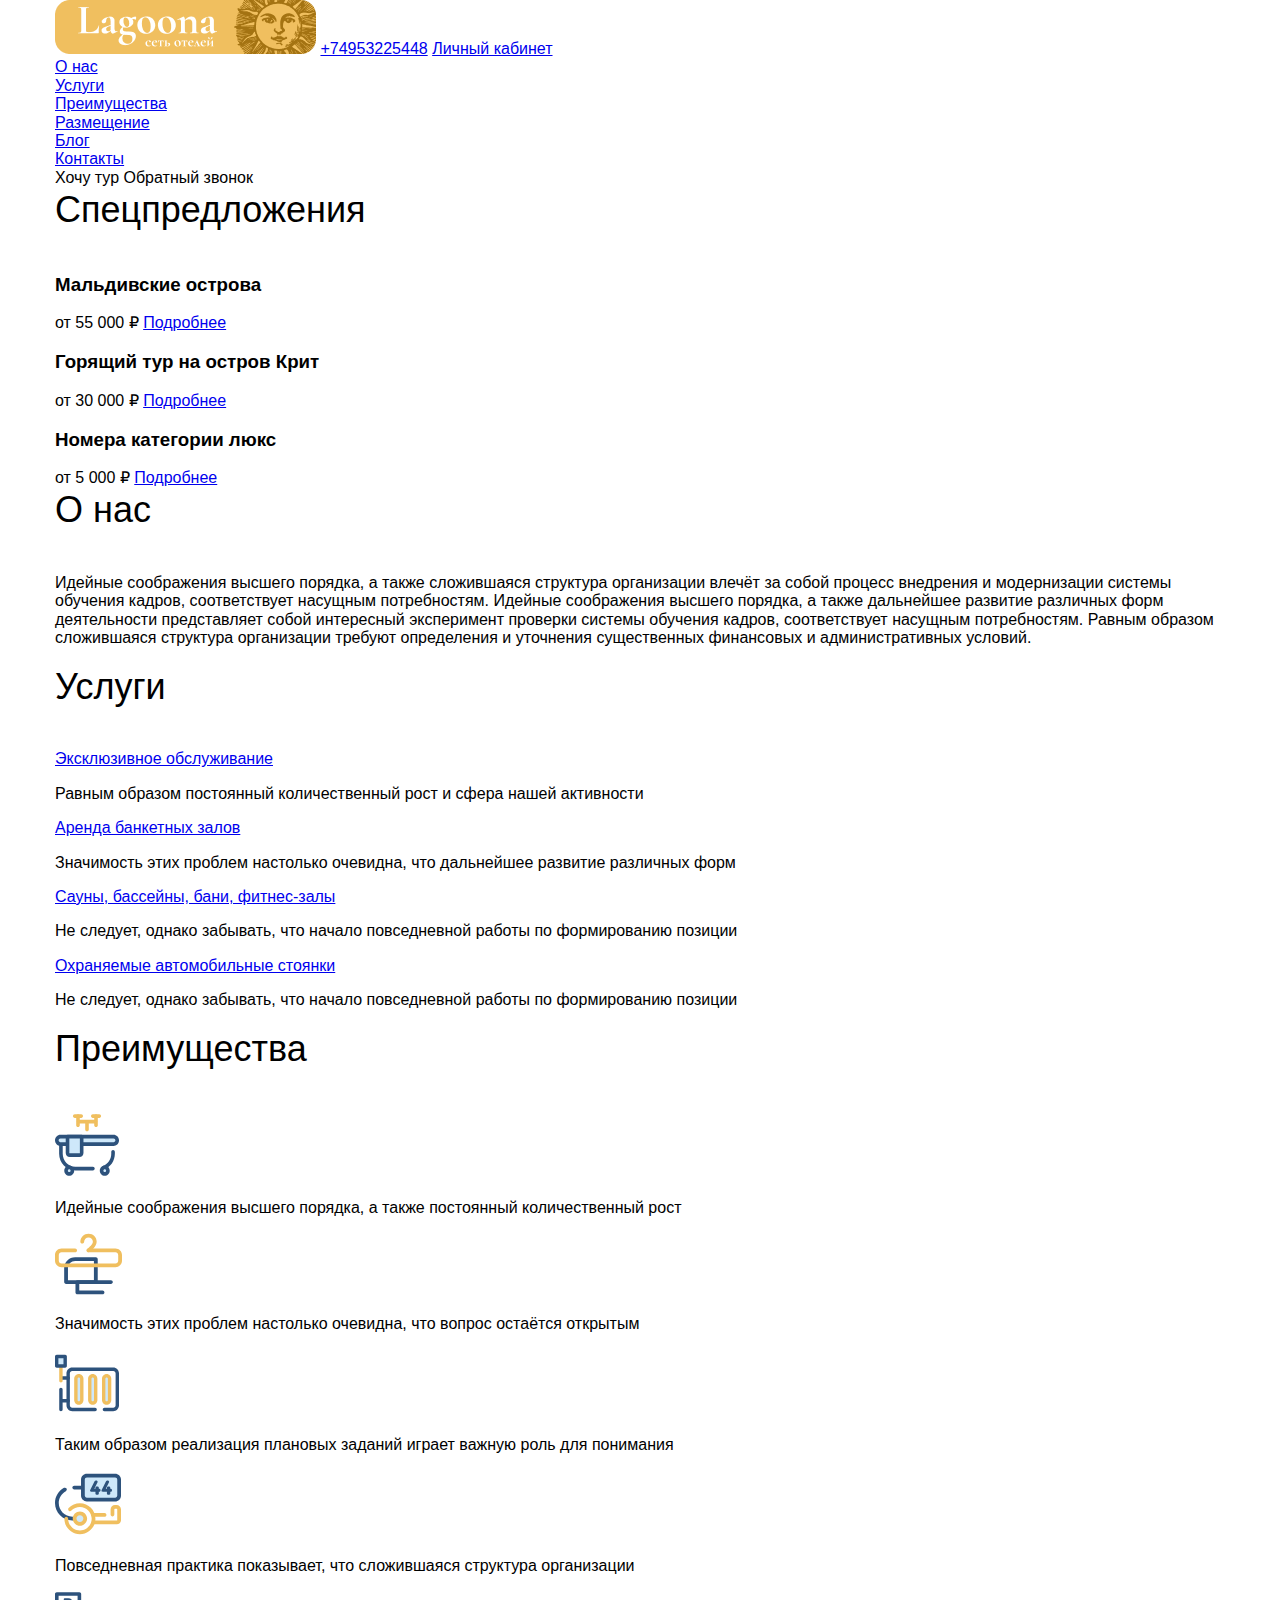
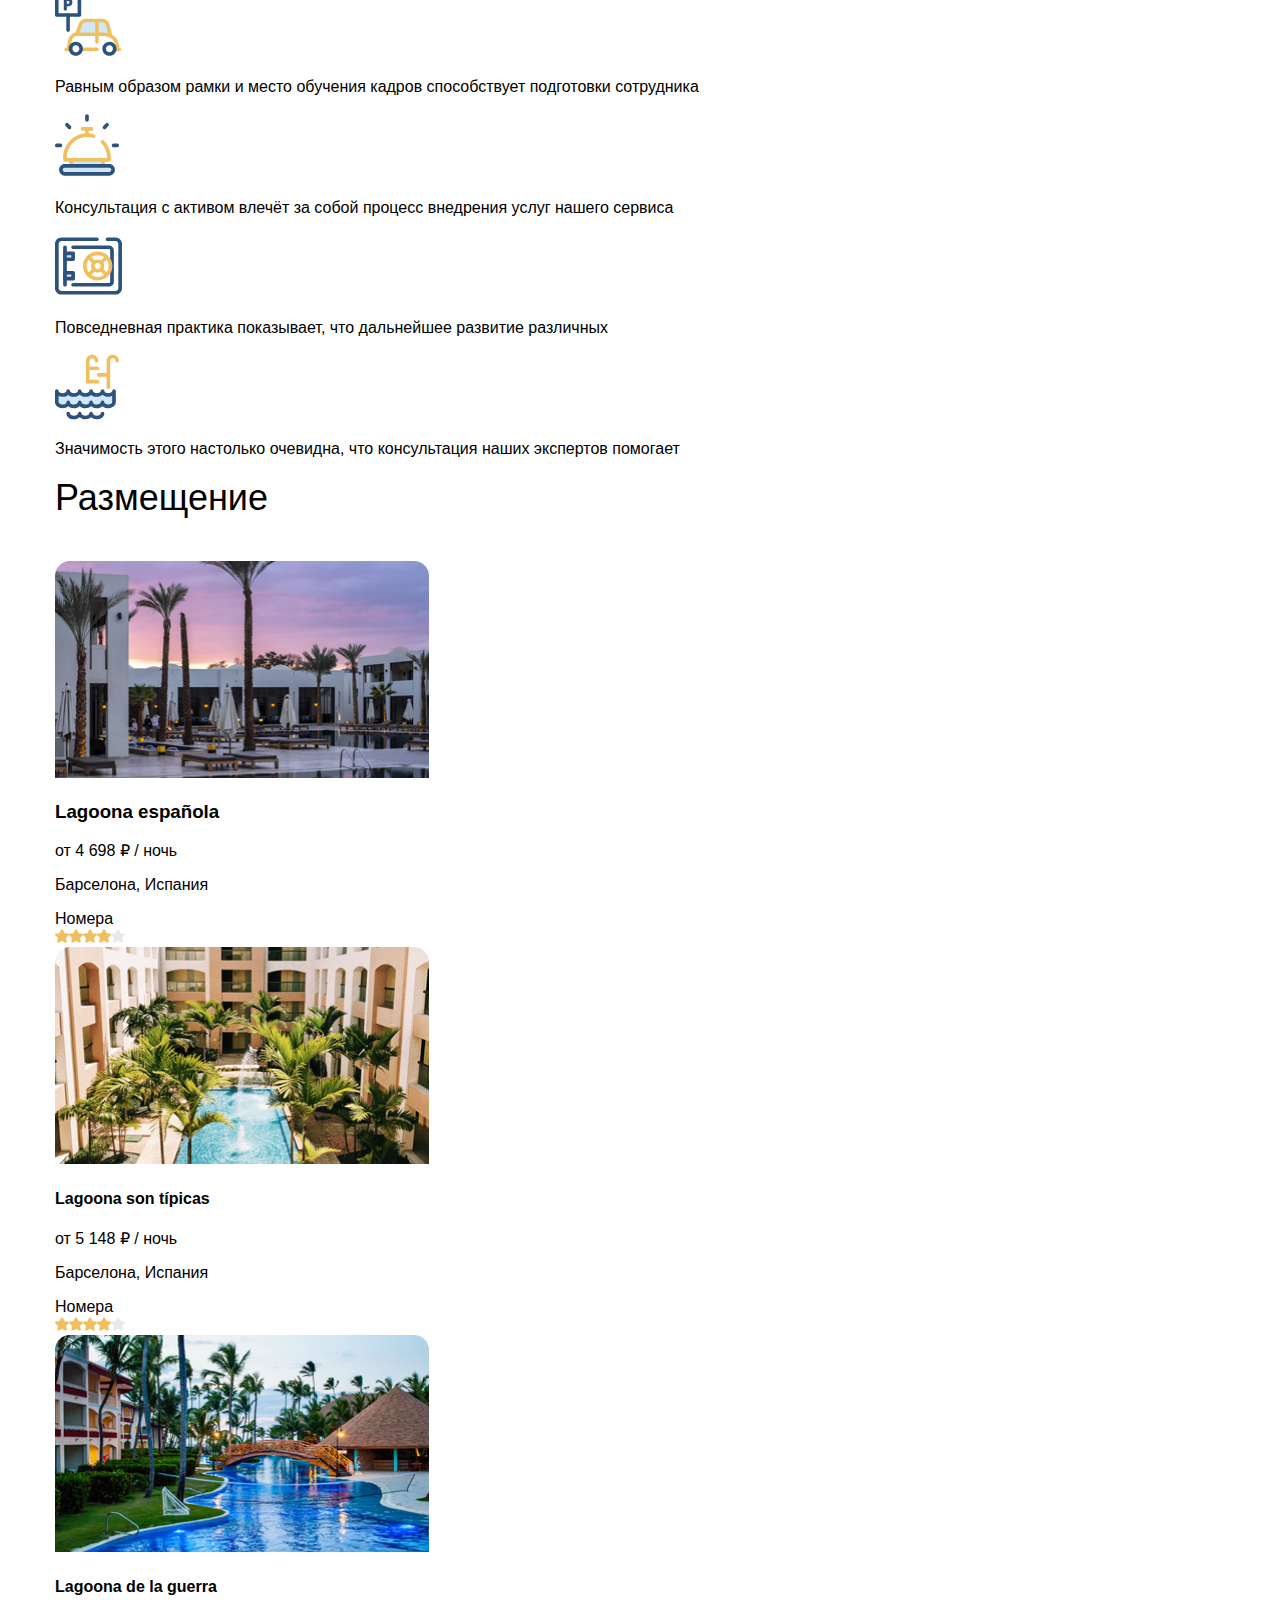
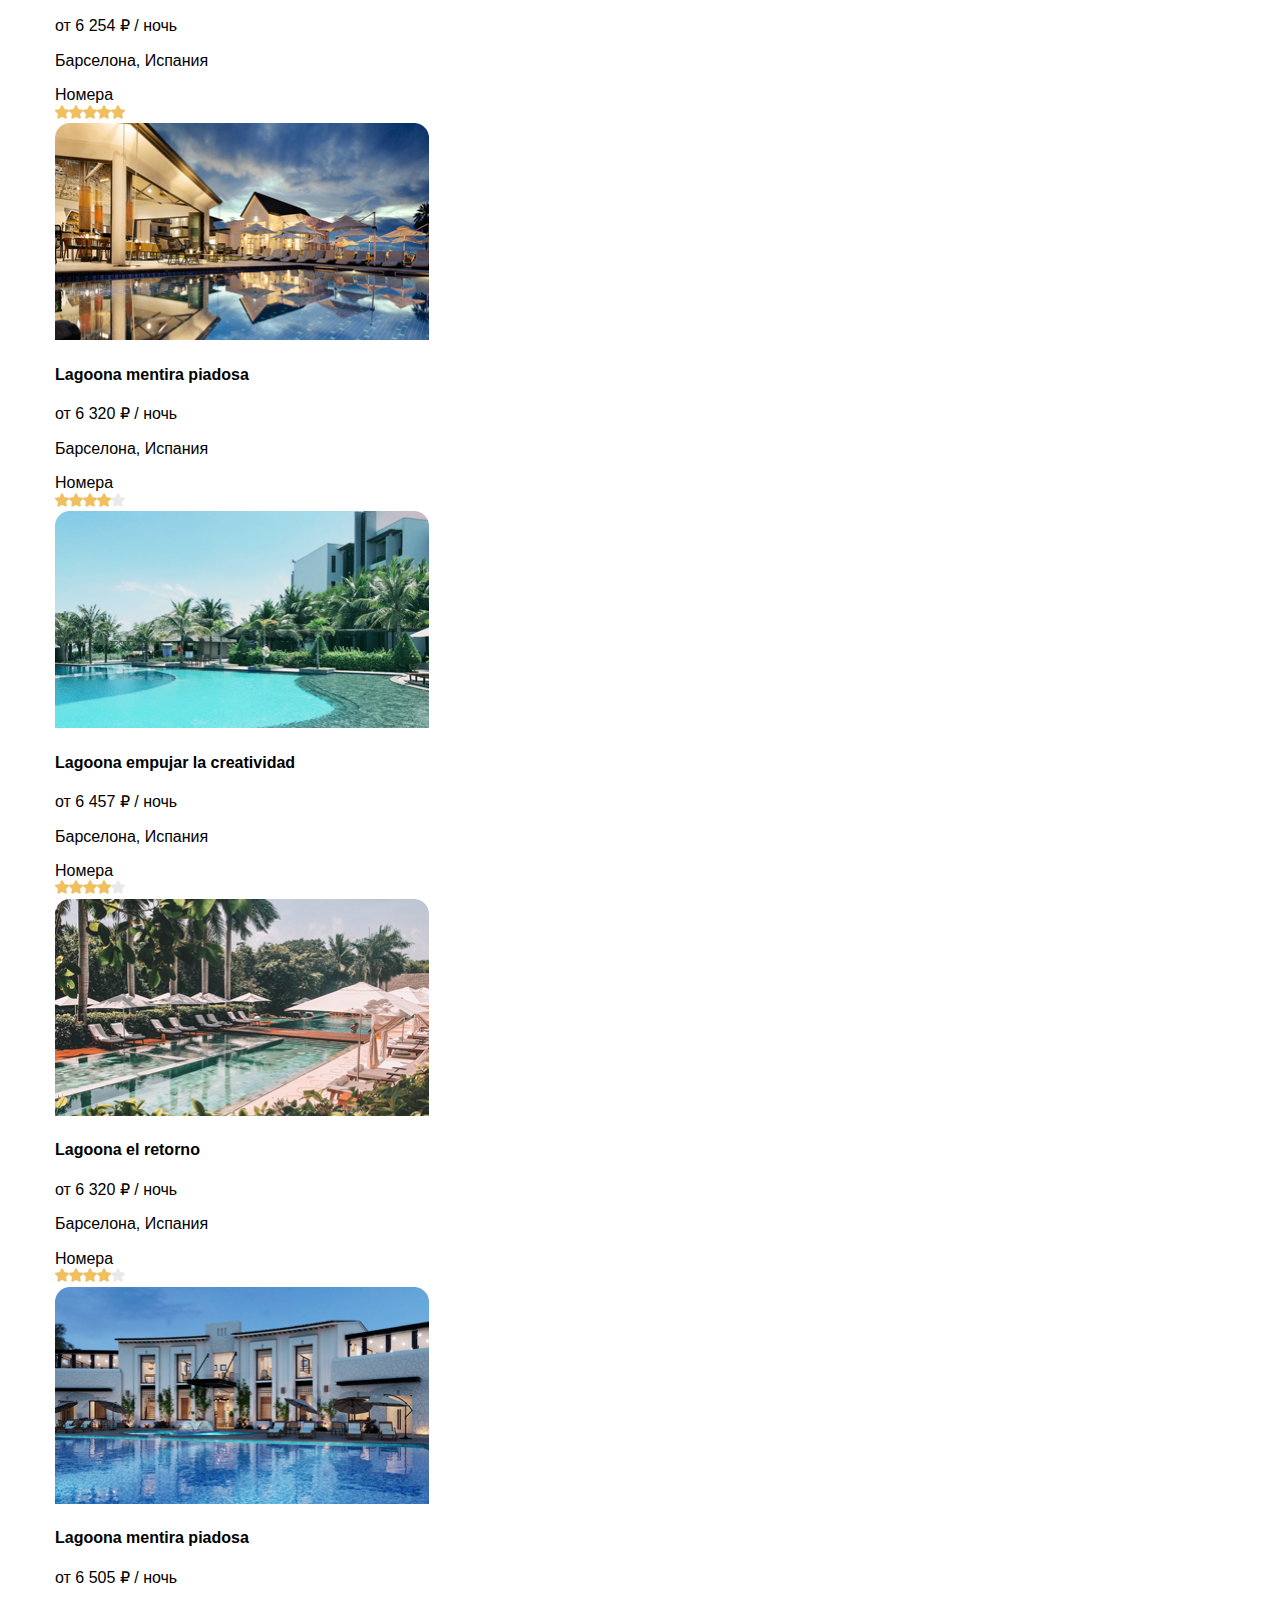
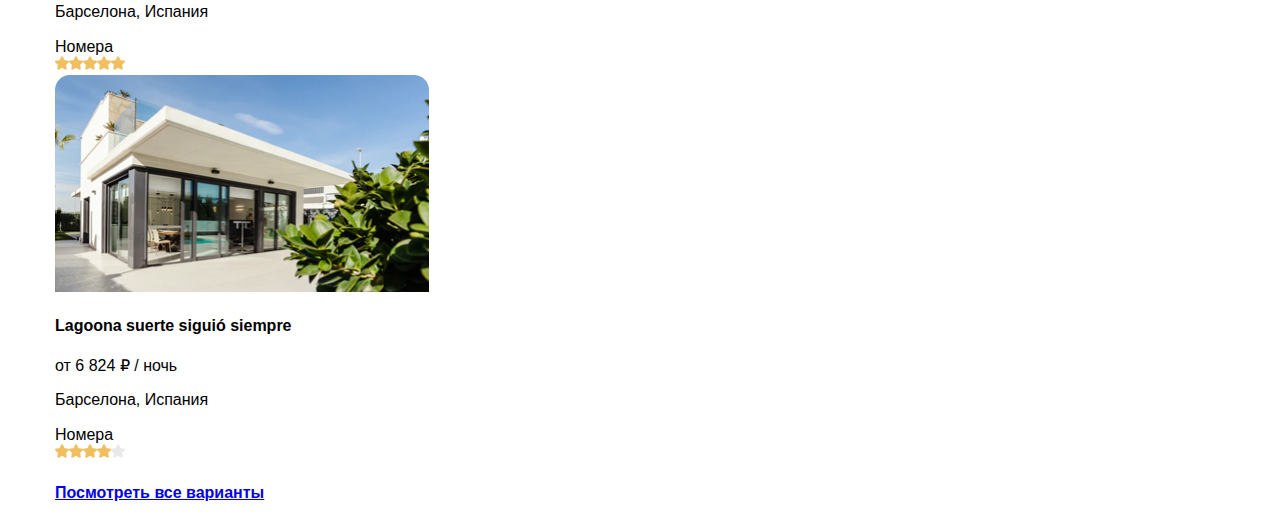
<file: Lagoona/index.html>
<!DOCTYPE html>
<html lang="ru">

<head>
  <meta charset="UTF-8">
  <meta name="viewport" content="width=device-width, initial-scale=1.0">
  <title>Lagoona</title>
  <link rel="stylesheet" href="css/normalize.css">
  <link rel="stylesheet" href="css/style.css">
</head>

<body>
  <header>
    <div class="container">
      <div class="top-header">
        <a href="index.html" class="link-logo"><img src="img/logo.png" alt="lagoona-logo" class="logo"></a>
        <a href="tel:+74953225448" class="telephone">+74953225448</a>
        <a href="#" class="personal-area-link">Личный кабинет</a>
      </div>
      <div class="bottom-header">
        <nav class="nav">
          <ul class="nav-list list-reset">
            <li class="nav-item">
              <a href="#section-aboutus" class="nav-link">О&nbsp;нас</a>
            </li>
            <li class="nav-item">
              <a href="#section-services" class="nav-link">Услуги</a>
            </li>
            <li class="nav-item">
              <a href="#section-advantages" class="nav-link">Преимущества</a>
            </li>
            <li class="nav-item">
              <a href="#section-accommodation" class="nav-link">Размещение</a>
            </li>
            <li class="nav-item"><a href="#" class="nav-link">Блог</a></li>
            <li class="nav-item">
              <a href="#section-contacts" class="nav-link">Контакты</a>
            </li>
          </ul>
        </nav>
        <button class="btn btn-reset">Хочу тур</button>
        <button class="btn btn-reset">Обратный звонок</button>
      </div>
    </div>
  </header>
  <main>
    <section id="section-offers" class="section-offers">
      <div class="container">
        <h2 class="section-title">Спецпредложения</h2>
        <ul class="offers-list list-reset">
          <li class="offer-item">
            <article class="offer">
              <h3 class="offer-title">Мальдивские острова</h3>
              <span class="price">от&nbsp;55&nbsp;000&nbsp;₽</span>
              <a href="#" class="more">Подробнее</a>
            </article>
          </li>
          <li class="offer-item">
            <article class="offer">
              <h3 class="offer-title">Горящий тур на&nbsp;остров Крит</h3>
              <span class="price">от&nbsp;30&nbsp;000&nbsp;₽</span>
              <a href="#" class="more">Подробнее</a>
            </article>
          </li>
          <li class="offer-item">
            <article class="offer">
              <h3 class="offer-title">Номера категории люкс</h3>
              <span class="price">от&nbsp;5&nbsp;000&nbsp;₽</span>
              <a href="#" class="more">Подробнее</a>
            </article>
          </li>
        </ul>
      </div>
    </section>
    <section id="section-aboutus" class="section-aboutus">
      <div class="container">
        <h2 class="section-title">О&nbsp;нас</h2>
        <p class="aboutus-text">
          Идейные соображения высшего порядка, а&nbsp;также сложившаяся
          структура организации влечёт за&nbsp;собой процесс внедрения
          и&nbsp;модернизации системы обучения кадров, соответствует насущным
          потребностям. Идейные соображения высшего порядка, а&nbsp;также
          дальнейшее развитие различных форм деятельности представляет собой
          интересный эксперимент проверки системы обучения кадров,
          соответствует насущным потребностям. Равным образом сложившаяся
          структура организации требуют определения и&nbsp;уточнения
          существенных финансовых и&nbsp;административных условий.
        </p>
      </div>
    </section>
    <section id="section-services" class="section-services">
      <div class="container">
        <h2 class="section-title">Услуги</h2>
        <ul class="services-list list-reset">
          <li class="service-item">
            <a href="#" class="services-link">Эксклюзивное обслуживание</a>
            <p class="services-text">
              Равным образом постоянный количественный рост и&nbsp;сфера нашей
              активности
            </p>
          </li>
          <li class="service-item">
            <a href="#" class="services-link">Аренда банкетных залов</a>
            <p class="services-text">
              Значимость этих проблем настолько очевидна, что дальнейшее
              развитие различных форм
            </p>
          </li>
          <li class="service-item">

            <a href="#" class="services-link">Сауны, бассейны, бани, фитнес-залы</a>
            <p class="services-text">
              Не&nbsp;следует, однако забывать, что начало повседневной работы
              по&nbsp;формированию позиции
            </p>
          </li>
          <li class="service-item">
            <a href="#" class="services-link">Охраняемые автомобильные стоянки</a>
            <p class="services-text">
              Не&nbsp;следует, однако забывать, что начало повседневной работы
              по&nbsp;формированию позиции
            </p>
          </li>
        </ul>
      </div>
    </section>
    <section id="section-advantages" class="section-advantages">
      <div class="container">
        <h2 class="section-title">Преимущества</h2>
        <ul class="advantages-list list-reset">
          <li class="advantage-item">
            <svg class="advantage-icon" width="64" height="66" viewBox="0 0 64 66" fill="none"
              xmlns="http://www.w3.org/2000/svg">
              <g clip-path="url(#clip0_370726_458)">
                <path
                  d="M37.95 58.4074H20.2875C11.375 58.4074 4.125 50.9308 4.125 41.7398V25.9359C4.125 24.9047 4.9375 24.0797 5.925 24.0797C6.9125 24.0797 7.725 24.9176 7.725 25.9359V41.7527C7.725 48.8941 13.35 54.6949 20.275 54.6949H37.9375C38.9375 54.6949 39.7375 55.5328 39.7375 56.5512C39.75 57.5824 38.95 58.4074 37.95 58.4074Z"
                  fill="#2D527C" />
                <path
                  d="M48.4625 57.5824C47.7125 57.5824 47.025 57.1055 46.7625 56.332C46.4375 55.3652 46.925 54.3082 47.8625 53.9601C52.8875 52.1426 56.2625 47.2312 56.2625 41.7398V39.8707C56.2625 38.8394 57.075 38.0144 58.0625 38.0144C59.05 38.0144 59.8625 38.8523 59.8625 39.8707V41.7398C59.8625 48.8039 55.525 55.1332 49.05 57.4664C48.8625 57.5437 48.6625 57.5824 48.4625 57.5824Z"
                  fill="#2D527C" />
                <path
                  d="M58.5875 32.0719H5.4125C3.425 32.0719 1.8125 30.409 1.8125 28.3594C1.8125 26.3098 3.425 24.6469 5.4125 24.6469H58.6C60.5875 24.6469 62.2 26.3098 62.2 28.3594C62.2 30.409 60.5875 32.0719 58.5875 32.0719Z"
                  fill="#CEE8FA" />
                <path
                  d="M58.5875 33.9281H5.4125C2.425 33.9281 0 31.4274 0 28.3465C0 25.2656 2.425 22.7649 5.4125 22.7649H58.6C61.5875 22.7649 64.0125 25.2656 64.0125 28.3465C64.0125 31.4274 61.575 33.9281 58.5875 33.9281ZM5.4125 26.4903C4.4125 26.4903 3.6125 27.3281 3.6125 28.3465C3.6125 29.3649 4.425 30.2027 5.4125 30.2027H58.6C59.6 30.2027 60.4 29.3649 60.4 28.3465C60.4 27.3281 59.5875 26.4903 58.6 26.4903H5.4125Z"
                  fill="#2D527C" />
                <path
                  d="M14.2375 61.9008C15.9772 61.9008 17.3875 60.4464 17.3875 58.6523C17.3875 56.8582 15.9772 55.4039 14.2375 55.4039C12.4978 55.4039 11.0875 56.8582 11.0875 58.6523C11.0875 60.4464 12.4978 61.9008 14.2375 61.9008Z"
                  fill="#CEE8FA" />
                <path
                  d="M14.2375 63.7699C11.5 63.7699 9.27502 61.4754 9.27502 58.6523C9.27502 55.8293 11.5 53.5347 14.2375 53.5347C16.975 53.5347 19.2 55.8293 19.2 58.6523C19.2 61.4754 16.975 63.7699 14.2375 63.7699ZM14.2375 57.2601C13.4875 57.2601 12.8875 57.8918 12.8875 58.6523C12.8875 59.4129 13.5 60.0445 14.2375 60.0445C14.975 60.0445 15.5875 59.4129 15.5875 58.6523C15.5875 57.8918 14.9875 57.2601 14.2375 57.2601Z"
                  fill="#2D527C" />
                <path
                  d="M49.7626 61.9008C51.5023 61.9008 52.9126 60.4464 52.9126 58.6523C52.9126 56.8582 51.5023 55.4039 49.7626 55.4039C48.0229 55.4039 46.6125 56.8582 46.6125 58.6523C46.6125 60.4464 48.0229 61.9008 49.7626 61.9008Z"
                  fill="#CEE8FA" />
                <path
                  d="M49.7626 63.7699C47.0251 63.7699 44.8 61.4754 44.8 58.6523C44.8 55.8293 47.0251 53.5347 49.7626 53.5347C52.5001 53.5347 54.7251 55.8293 54.7251 58.6523C54.7251 61.4754 52.4876 63.7699 49.7626 63.7699ZM49.7626 57.2601C49.0126 57.2601 48.4126 57.8918 48.4126 58.6523C48.4126 59.4129 49.0251 60.0445 49.7626 60.0445C50.5001 60.0445 51.1126 59.4129 51.1126 58.6523C51.1126 57.8918 50.5001 57.2601 49.7626 57.2601Z"
                  fill="#2D527C" />
                <path
                  d="M40.425 11.434H23.575C22.575 11.434 21.775 10.5961 21.775 9.57773C21.775 8.55937 22.5875 7.72148 23.575 7.72148H40.4375C41.4375 7.72148 42.2375 8.55937 42.2375 9.57773C42.2375 10.5961 41.425 11.434 40.425 11.434Z"
                  fill="#F0BF5F" />
                <path
                  d="M41.0125 15.0562C40.0125 15.0562 39.2125 14.2183 39.2125 13.2V4.08631C39.2125 3.05506 40.025 2.23006 41.0125 2.23006C42 2.23006 42.8125 3.06795 42.8125 4.08631V13.2C42.8125 14.2312 42.0125 15.0562 41.0125 15.0562Z"
                  fill="#F0BF5F" />
                <path
                  d="M44.2625 5.95562H37.775C36.775 5.95562 35.975 5.11773 35.975 4.09937C35.975 3.08101 36.7875 2.24312 37.775 2.24312H44.2625C45.2625 2.24312 46.0625 3.08101 46.0625 4.09937C46.0625 5.11773 45.25 5.95562 44.2625 5.95562Z"
                  fill="#F0BF5F" />
                <path
                  d="M22.9875 15.0562C21.9875 15.0562 21.1875 14.2183 21.1875 13.2V4.08631C21.1875 3.05506 22 2.23006 22.9875 2.23006C23.975 2.23006 24.7875 3.06795 24.7875 4.08631V13.2C24.7875 14.2312 23.9875 15.0562 22.9875 15.0562Z"
                  fill="#F0BF5F" />
                <path
                  d="M26.225 5.95748H19.7375C18.7375 5.95748 17.9375 5.11959 17.9375 4.10123C17.9375 3.08287 18.75 2.24498 19.7375 2.24498H26.225C27.225 2.24498 28.025 3.08287 28.025 4.10123C28.025 5.11959 27.225 5.95748 26.225 5.95748Z"
                  fill="#F0BF5F" />
                <path
                  d="M32 19.3359C31 19.3359 30.2 18.498 30.2 17.4797V9.75818C30.2 8.72693 31.0125 7.90193 32 7.90193C32.9875 7.90193 33.7999 8.73982 33.7999 9.75818V17.4797C33.7999 18.498 33 19.3359 32 19.3359Z"
                  fill="#F0BF5F" />
                <path
                  d="M24.4625 43.1578H14.75C13.525 43.1578 12.525 42.1266 12.525 40.8633V24.6211H26.675V40.8633C26.675 42.1395 25.6875 43.1578 24.4625 43.1578Z"
                  fill="#CEE8FA" />
                <path
                  d="M24.4625 45.027H14.75C12.5375 45.027 10.725 43.1707 10.725 40.8762V24.634C10.725 23.6028 11.5375 22.7778 12.525 22.7778H26.675C27.675 22.7778 28.475 23.6156 28.475 24.634V40.8762C28.4875 43.1578 26.675 45.027 24.4625 45.027ZM14.3375 26.4903V40.8762C14.3375 41.1082 14.525 41.3016 14.75 41.3016H24.4625C24.6875 41.3016 24.875 41.1082 24.875 40.8762V26.4903H14.3375Z"
                  fill="#2D527C" />
              </g>
              <defs>
                <clipPath id="clip0_370726_458">
                  <rect width="64" height="66" fill="white" />
                </clipPath>
              </defs>
            </svg>

            <p class="advantages-text">
              Идейные соображения высшего порядка, а&nbsp;также постоянный
              количественный рост
            </p>
          </li>
          <li class="advantage-item">
            <svg class="advantage-icon" width="67" height="62" viewBox="0 0 67 62" fill="none"
              xmlns="http://www.w3.org/2000/svg">
              <path
                d="M40.8281 50.9437H11.0707C10.0238 50.9437 9.17322 50.1058 9.17322 49.0746V35.0625C9.17322 29.0812 14.1197 24.2086 20.1916 24.2086H40.8281C41.875 24.2086 42.7256 25.0465 42.7256 26.0777V49.0746C42.7256 50.1058 41.875 50.9437 40.8281 50.9437ZM12.9681 47.2054H38.9176V27.9597H20.1785C16.2004 27.9597 12.9681 31.1437 12.9681 35.0625V47.2054Z"
                fill="#2D527C" />
              <path
                d="M60.4439 34.2633H6.55605C2.94434 34.2633 0 31.3629 0 27.7922V21.9785C0 18.4207 2.94434 15.5203 6.55605 15.5203H20.1262C21.173 15.5203 22.0236 16.3582 22.0236 17.3894C22.0236 18.4207 21.173 19.2586 20.1262 19.2586H6.55605C5.03809 19.2586 3.79492 20.4832 3.79492 21.9785V27.7922C3.79492 29.2875 5.03809 30.5121 6.55605 30.5121H60.4309C61.9488 30.5121 63.192 29.2875 63.192 27.7922V21.9785C63.192 20.4832 61.9488 19.2586 60.4309 19.2586H33.5C32.4531 19.2586 31.6025 18.4207 31.6025 17.3894C31.6025 16.3582 32.4531 15.5203 33.5 15.5203H60.4439C64.0557 15.5203 67 18.4207 67 21.9785V27.7922C67 31.3629 64.0557 34.2633 60.4439 34.2633Z"
                fill="#F0BF5F" />
              <path
                d="M33.5 19.1555C32.9111 19.1555 32.3484 18.8977 31.9689 18.3949C31.3408 17.557 31.524 16.384 32.3615 15.7781C34.1543 14.4633 37.8707 11.0086 37.8707 8.70117C37.8707 6.20039 36.0256 4.3957 33.5 4.3957C31.0922 4.3957 29.1293 6.3293 29.1293 8.70117C29.1293 9.73242 28.2787 10.5703 27.2318 10.5703C26.1849 10.5703 25.3344 9.73242 25.3344 8.70117V8.53359C25.3344 8.48203 25.3343 8.43047 25.3474 8.37891C25.5045 4.07344 29.1031 0.644531 33.5 0.644531C38.1586 0.644531 41.6787 4.11211 41.6787 8.70117C41.6787 13.5223 35.3582 18.266 34.6254 18.7945C34.2851 19.0395 33.8926 19.1555 33.5 19.1555Z"
                fill="#F0BF5F" />
              <path
                d="M47.5412 61.2562H22.377C21.3301 61.2562 20.4795 60.4183 20.4795 59.3871V49.0875C20.4795 48.0562 21.3301 47.2183 22.377 47.2183H55.9424C56.9893 47.2183 57.8398 48.0562 57.8398 49.0875C57.8398 50.1187 56.9893 50.9566 55.9424 50.9566H24.2744V57.5179H47.5412C48.5881 57.5179 49.4387 58.3558 49.4387 59.3871C49.4387 60.4183 48.5881 61.2562 47.5412 61.2562Z"
                fill="#2D527C" />
            </svg>
            <p class="advantages-text">
              Значимость этих проблем настолько очевидна, что вопрос остаётся
              открытым
            </p>
          </li>
          <li class="advantage-item">
            <svg class="advantage-icon" width="64" height="66" viewBox="0 0 64 66" fill="none"
              xmlns="http://www.w3.org/2000/svg">
              <path
                d="M58.2375 61.2692H49.4375C48.5 61.2692 47.7375 60.4828 47.7375 59.516C47.7375 58.5492 48.5 57.7629 49.4375 57.7629H58.2375C59.55 57.7629 60.6125 56.6672 60.6125 55.3137V23.4867C60.6125 22.1332 59.55 21.0375 58.2375 21.0375H17.2375C15.925 21.0375 14.8625 22.1332 14.8625 23.4867V55.3395C14.8625 56.693 15.925 57.7887 17.2375 57.7887H40.1125C41.05 57.7887 41.8125 58.575 41.8125 59.5418C41.8125 60.5086 41.05 61.2949 40.1125 61.2949H17.2375C14.0625 61.2949 11.475 58.6266 11.475 55.3524V23.4867C11.475 20.2125 14.0625 17.5442 17.2375 17.5442H58.2375C61.4125 17.5442 64 20.2125 64 23.4867V55.3395C64 58.6008 61.4125 61.2692 58.2375 61.2692Z"
                fill="#2D527C" />
              <path
                d="M23.8375 53.1094C22.2125 53.1094 20.875 51.7301 20.875 50.0543V28.759C20.875 27.0832 22.2125 25.7039 23.8375 25.7039C25.4625 25.7039 26.8 27.0832 26.8 28.759V50.0543C26.7875 51.7301 25.4625 53.1094 23.8375 53.1094Z"
                fill="#CEE8FA" />
              <path
                d="M23.8375 54.8496C21.275 54.8496 19.1875 52.6969 19.1875 50.0543V28.759C19.1875 26.1164 21.275 23.9637 23.8375 23.9637C26.4 23.9637 28.4875 26.1164 28.4875 28.759V50.0543C28.4875 52.6969 26.4 54.8496 23.8375 54.8496ZM23.8375 27.457C23.1375 27.457 22.575 28.0371 22.575 28.759V50.0543C22.575 50.7762 23.1375 51.3562 23.8375 51.3562C24.5375 51.3562 25.1 50.7762 25.1 50.0543V28.759C25.1 28.0371 24.525 27.457 23.8375 27.457Z"
                fill="#F0BF5F" />
              <path
                d="M37.7375 53.1094C36.1125 53.1094 34.775 51.7301 34.775 50.0543V28.759C34.775 27.0832 36.1125 25.7039 37.7375 25.7039C39.3625 25.7039 40.7 27.0832 40.7 28.759V50.0543C40.7 51.7301 39.375 53.1094 37.7375 53.1094Z"
                fill="#CEE8FA" />
              <path
                d="M37.7375 54.8496C35.175 54.8496 33.0875 52.6969 33.0875 50.0543V28.759C33.0875 26.1164 35.175 23.9637 37.7375 23.9637C40.3 23.9637 42.3875 26.1164 42.3875 28.759V50.0543C42.4 52.6969 40.3125 54.8496 37.7375 54.8496ZM37.7375 27.457C37.0375 27.457 36.475 28.0371 36.475 28.759V50.0543C36.475 50.7762 37.0375 51.3562 37.7375 51.3562C38.4375 51.3562 39 50.7762 39 50.0543V28.759C39 28.0371 38.4375 27.457 37.7375 27.457Z"
                fill="#F0BF5F" />
              <path
                d="M51.65 53.1094C50.025 53.1094 48.6875 51.7301 48.6875 50.0543V28.759C48.6875 27.0832 50.025 25.7039 51.65 25.7039C53.275 25.7039 54.6125 27.0832 54.6125 28.759V50.0543C54.6125 51.7301 53.275 53.1094 51.65 53.1094Z"
                fill="#CEE8FA" />
              <path
                d="M51.65 54.8496C49.0875 54.8496 47 52.6969 47 50.0543V28.759C47 26.1164 49.0875 23.9637 51.65 23.9637C54.2125 23.9637 56.3 26.1164 56.3 28.759V50.0543C56.3 52.6969 54.2125 54.8496 51.65 54.8496ZM51.65 27.457C50.95 27.457 50.3875 28.0371 50.3875 28.759V50.0543C50.3875 50.7762 50.95 51.3562 51.65 51.3562C52.35 51.3562 52.9125 50.7762 52.9125 50.0543V28.759C52.9125 28.0371 52.35 27.457 51.65 27.457Z"
                fill="#F0BF5F" />
              <path
                d="M13.175 29.7129H7.28746C6.34996 29.7129 5.58746 28.9266 5.58746 27.9598C5.58746 26.993 6.34996 26.2066 7.28746 26.2066H13.175C14.1125 26.2066 14.875 26.993 14.875 27.9598C14.875 28.9266 14.1125 29.7129 13.175 29.7129Z"
                fill="#2D527C" />
              <path
                d="M13.175 52.5938H7.28746C6.34996 52.5938 5.58746 51.8074 5.58746 50.8406C5.58746 49.8738 6.34996 49.0875 7.28746 49.0875H13.175C14.1125 49.0875 14.875 49.8738 14.875 50.8406C14.875 51.8074 14.1125 52.5938 13.175 52.5938Z"
                fill="#2D527C" />
              <path
                d="M5.92498 32.4199C4.98748 32.4199 4.22498 31.6336 4.22498 30.6668V11.9754C4.22498 11.0086 4.98748 10.2223 5.92498 10.2223C6.86248 10.2223 7.62498 11.0215 7.62498 11.9754V30.6668C7.62498 31.6336 6.86248 32.4199 5.92498 32.4199Z"
                fill="#F0BF5F" />
              <path
                d="M5.92498 61.2691C4.98748 61.2691 4.22498 60.4828 4.22498 59.516V39.4066C4.22498 38.4398 4.98748 37.6535 5.92498 37.6535C6.86248 37.6535 7.62498 38.4398 7.62498 39.4066V59.516C7.62498 60.4828 6.86248 61.2691 5.92498 61.2691Z"
                fill="#2D527C" />
              <path d="M10.175 6.48396H1.70001V15.9199H10.175V6.48396Z" fill="#CEE8FA" />
              <path
                d="M10.1625 17.6602H1.7C0.7625 17.6602 0 16.8738 0 15.9071V6.48401C0 5.51721 0.7625 4.73088 1.7 4.73088H10.175C11.1125 4.73088 11.875 5.51721 11.875 6.48401V15.9199C11.8625 16.8738 11.1 17.6602 10.1625 17.6602ZM3.3875 14.1668H8.475V8.22424H3.3875V14.1668Z"
                fill="#2D527C" />
            </svg>

            <p class="advantages-text">
              Таким образом реализация плановых заданий играет важную роль для
              понимания
            </p>
          </li>
          <li class="advantage-item">
            <svg class="advantage-icon" width="66" height="66" viewBox="0 0 66 66" fill="none"
              xmlns="http://www.w3.org/2000/svg">
              <g clip-path="url(#clip0_370726_405)">
                <path
                  d="M38.4527 18.4851H19.207C18.1758 18.4851 17.3379 17.6472 17.3379 16.616C17.3379 15.5847 18.1758 14.7469 19.207 14.7469H38.4527C39.484 14.7469 40.3219 15.5847 40.3219 16.616C40.3219 17.6472 39.484 18.4851 38.4527 18.4851Z"
                  fill="#2D527C" />
                <path
                  d="M23.3191 49.4871H17.3766C7.79883 49.4871 0 41.6883 0 32.1105C0 25.7683 3.45469 19.9289 9.02344 16.8738C9.92578 16.3711 11.073 16.7062 11.5758 17.6215C12.0785 18.5238 11.7434 19.6711 10.8281 20.1738C6.4582 22.5715 3.75117 27.1476 3.75117 32.1234C3.75117 39.6386 9.86133 45.7488 17.3766 45.7488H23.3191C24.3504 45.7488 25.1883 46.5867 25.1883 47.6179C25.2012 48.6363 24.3504 49.4871 23.3191 49.4871Z"
                  fill="#2D527C" />
                <path
                  d="M24.9176 63.2027C16.3711 63.2027 9.41016 56.2418 9.41016 47.6824C9.41016 46.6512 10.248 45.8133 11.2793 45.8133C12.3105 45.8133 13.1484 46.6512 13.1484 47.6824C13.1484 54.1664 18.4207 59.4515 24.9176 59.4515C31.4145 59.4515 36.6867 54.1793 36.6867 47.6824C36.6867 41.1984 31.4145 35.9133 24.9176 35.9133C21.6563 35.9133 18.627 37.2152 16.384 39.5742C15.675 40.3219 14.4891 40.3605 13.7285 39.6387C12.9809 38.9297 12.9422 37.7437 13.6641 36.9832C16.6289 33.8637 20.625 32.1492 24.9176 32.1492C33.477 32.1492 40.4379 39.1101 40.4379 47.6695C40.4379 56.2289 33.477 63.2027 24.9176 63.2027Z"
                  fill="#F0BF5F" />
                <path
                  d="M49.5645 45.7875H38.1176C37.0864 45.7875 36.2485 44.9496 36.2485 43.9183C36.2485 42.8871 37.0864 42.0492 38.1176 42.0492H49.5645C50.5957 42.0492 51.4336 42.8871 51.4336 43.9183C51.4336 44.9496 50.5957 45.7875 49.5645 45.7875Z"
                  fill="#F0BF5F" />
                <path
                  d="M61.8105 53.3285H38.5559C37.5246 53.3285 36.6867 52.4906 36.6867 51.4593C36.6867 50.4281 37.5246 49.5902 38.5559 49.5902H61.8105C62.0555 49.5902 62.2488 49.3968 62.2488 49.1519V38.5043C62.2488 38.1433 61.9523 37.8597 61.6043 37.8597H59.9801C59.6191 37.8597 59.3355 38.1562 59.3355 38.5043V43.5058C59.3355 44.5371 58.4977 45.375 57.4664 45.375C56.4352 45.375 55.5973 44.5371 55.5973 43.5058V38.5043C55.5973 36.0808 57.5695 34.1086 59.993 34.1086H61.6172C64.0406 34.1086 66.0129 36.0808 66.0129 38.5043V49.1519C66 51.4464 64.118 53.3285 61.8105 53.3285Z"
                  fill="#F0BF5F" />
                <path
                  d="M24.9176 52.9418C27.865 52.9418 30.2543 50.5524 30.2543 47.6051C30.2543 44.6577 27.865 42.2683 24.9176 42.2683C21.9702 42.2683 19.5808 44.6577 19.5808 47.6051C19.5808 50.5524 21.9702 52.9418 24.9176 52.9418Z"
                  fill="#CEE8FA" />
                <path
                  d="M24.9176 54.8109C20.9472 54.8109 17.7117 51.5754 17.7117 47.6051C17.7117 43.6347 20.9472 40.3992 24.9176 40.3992C28.8879 40.3992 32.1234 43.6347 32.1234 47.6051C32.1234 51.5754 28.9008 54.8109 24.9176 54.8109ZM24.9176 44.1504C23.0098 44.1504 21.4629 45.6972 21.4629 47.6051C21.4629 49.5129 23.0098 51.0598 24.9176 51.0598C26.8254 51.0598 28.3723 49.5129 28.3723 47.6051C28.3723 45.6972 26.8254 44.1504 24.9176 44.1504Z"
                  fill="#F0BF5F" />
                <path
                  d="M27.8953 24.5695V8.64959C27.8953 6.45818 29.6742 4.67928 31.8656 4.67928H60.1476C62.3391 4.67928 64.118 6.45818 64.118 8.64959V24.5695C64.118 26.7609 62.3391 28.5398 60.1476 28.5398H31.8785C29.6742 28.5398 27.8953 26.7609 27.8953 24.5695Z"
                  fill="#CEE8FA" />
                <path
                  d="M60.1476 30.4219H31.8785C28.6558 30.4219 26.0262 27.7922 26.0262 24.5696V8.64963C26.0262 5.42697 28.6558 2.79729 31.8785 2.79729H60.1605C63.3832 2.79729 66.0129 5.42697 66.0129 8.64963V24.5696C66 27.7922 63.3703 30.4219 60.1476 30.4219ZM31.8785 6.54846C30.7183 6.54846 29.7773 7.48947 29.7773 8.64963V24.5696C29.7773 25.7297 30.7183 26.6707 31.8785 26.6707H60.1605C61.3207 26.6707 62.2617 25.7297 62.2617 24.5696V8.64963C62.2617 7.48947 61.3207 6.54846 60.1605 6.54846H31.8785Z"
                  fill="#2D527C" />
                <path
                  d="M44.4468 17.7118H43.8152V16.5645C43.8152 15.9071 43.1578 15.4817 42.1394 15.4817C41.1211 15.4817 40.4636 15.9071 40.4636 16.5645V17.7118H39.3164L42.5519 11.2149C42.6035 11.086 42.6679 10.9313 42.6679 10.7766C42.6679 9.9645 41.5851 9.46176 40.9922 9.46176C40.3734 9.46176 39.8707 9.77114 39.5871 10.3254L35.2043 18.9493C35.0496 19.2329 35.0238 19.4778 35.0238 19.6067C35.0238 20.3286 35.5008 20.8184 36.1968 20.8184H40.4636V22.6489C40.4636 23.4094 41.3273 23.7446 42.1394 23.7446C42.9386 23.7446 43.8152 23.3965 43.8152 22.6489V20.8184H44.4468C45.014 20.8184 45.5425 20.0579 45.5425 19.2586C45.5425 18.511 45.1945 17.7118 44.4468 17.7118Z"
                  fill="#2D527C" />
                <path
                  d="M55.8937 17.7118H55.2621V16.5645C55.2621 15.9071 54.6046 15.4817 53.5863 15.4817C52.5679 15.4817 51.9105 15.9071 51.9105 16.5645V17.7118H50.7632L54.0117 11.2149C54.0632 11.086 54.1277 10.9313 54.1277 10.7766C54.1277 9.9645 53.0449 9.46176 52.4519 9.46176C51.8332 9.46176 51.3304 9.77114 51.0468 10.3254L46.664 18.9493C46.5093 19.2329 46.4836 19.4778 46.4836 19.6067C46.4836 20.3286 46.9605 20.8184 47.6566 20.8184H51.9234V22.6489C51.9234 23.4094 52.7871 23.7446 53.5992 23.7446C54.4113 23.7446 55.275 23.3965 55.275 22.6489V20.8184H55.9066C56.4738 20.8184 57.0023 20.0579 57.0023 19.2586C57.0023 18.511 56.6543 17.7118 55.8937 17.7118Z"
                  fill="#2D527C" />
              </g>
              <defs>
                <clipPath id="clip0_370726_405">
                  <rect width="66" height="66" fill="white" />
                </clipPath>
              </defs>
            </svg>

            <p class="advantages-text">
              Повседневная практика показывает, что сложившаяся структура
              организации
            </p>
          </li>
          <li class="advantage-item">
            <svg class="advantage-icon" width="66" height="66" viewBox="0 0 66 66" fill="none"
              xmlns="http://www.w3.org/2000/svg">
              <g clip-path="url(#clip0_370726_530)">
                <path
                  d="M15.6364 60.3152H11.1891C10.1966 60.3152 9.39734 59.516 9.39734 58.5234C9.39734 57.5308 10.1966 56.7316 11.1891 56.7316H15.6364C16.629 56.7316 17.4282 57.5308 17.4282 58.5234C17.4282 59.516 16.629 60.3152 15.6364 60.3152Z"
                  fill="#F0BF5F" />
                <path
                  d="M64.2083 60.3152H59.4903C58.4977 60.3152 57.6985 59.516 57.6985 58.5234C57.6985 57.5308 58.4977 56.7316 59.4903 56.7316H64.2083C65.2008 56.7316 66 57.5308 66 58.5234C66 59.516 65.2008 60.3152 64.2083 60.3152Z"
                  fill="#F0BF5F" />
                <path
                  d="M62.2361 60.0961H59.4904C58.4978 60.0961 57.6986 59.2969 57.6986 58.3043C57.6986 57.3117 58.4978 56.5125 59.4904 56.5125H60.4443V55.7262C60.4443 52.0652 58.8845 49.1133 55.9326 47.1797C53.7798 45.7746 51.047 45.027 48.0306 45.027H21.9013C19.5165 45.027 17.4283 46.7156 16.9384 49.0617L15.3658 56.5125H15.9072C16.8997 56.5125 17.699 57.3117 17.699 58.3043C17.699 59.2969 16.8997 60.0961 15.9072 60.0961H13.1615C12.62 60.0961 12.1044 59.8512 11.7693 59.4387C11.4341 59.0133 11.2923 58.4719 11.4083 57.9434L13.4322 48.327C14.27 44.3437 17.8408 41.4434 21.9142 41.4434H48.0435C51.756 41.4434 55.172 42.3844 57.9048 44.1762C61.8622 46.7672 64.0408 50.8664 64.0408 55.7262V58.3043C64.0279 59.2969 63.2286 60.0961 62.2361 60.0961Z"
                  fill="#F0BF5F" />
                <path
                  d="M41.959 60.0961H28.282C27.2895 60.0961 26.4902 59.2969 26.4902 58.3043C26.4902 57.3117 27.2895 56.5125 28.282 56.5125H41.9719C42.9645 56.5125 43.7637 57.3117 43.7637 58.3043C43.7637 59.2969 42.9516 60.0961 41.959 60.0961Z"
                  fill="#F0BF5F" />
                <path
                  d="M48.0305 43.2352C50.7375 43.2352 53.277 43.7895 55.4297 44.8465L52.916 33.9539C52.2199 31.2985 49.8094 29.4422 47.0637 29.4422H31.0922C28.643 29.4422 26.4387 30.9117 25.5106 33.1805L21.7594 43.2352H48.0305Z"
                  fill="#CEE8FA" />
                <path
                  d="M55.4296 46.6383C55.1589 46.6383 54.8882 46.5738 54.6433 46.4578C52.7355 45.5297 50.4409 45.027 48.0304 45.027H21.7593C21.1663 45.027 20.6249 44.7434 20.2897 44.2535C19.9546 43.7766 19.8772 43.1578 20.0835 42.6035L23.8347 32.5488C23.8476 32.5231 23.8476 32.5102 23.8605 32.4844C25.0722 29.5453 27.921 27.6375 31.105 27.6375H47.0765C50.6343 27.6375 53.7538 30.0352 54.6562 33.477C54.6562 33.4899 54.669 33.5156 54.669 33.5285L57.1827 44.4211C57.3374 45.0914 57.0925 45.8004 56.5511 46.2258C56.2288 46.5094 55.8292 46.6383 55.4296 46.6383ZM24.3503 41.4434H48.0433C49.7448 41.4434 51.3948 41.6496 52.9546 42.0492L51.1886 34.3922C50.6858 32.5359 48.9972 31.2469 47.0765 31.2469H31.0921C29.3776 31.2469 27.8437 32.2652 27.1733 33.8508L24.3503 41.4434Z"
                  fill="#F0BF5F" />
                <path
                  d="M41.9589 52.568C40.9663 52.568 40.1671 51.7688 40.1671 50.7762V30.1254C40.1671 29.1328 40.9663 28.3336 41.9589 28.3336C42.9515 28.3336 43.7507 29.1328 43.7507 30.1254V50.7633C43.7507 51.7688 42.9515 52.568 41.9589 52.568Z"
                  fill="#F0BF5F" />
                <path
                  d="M54.463 64.8656C50.5442 64.8656 47.3602 61.6816 47.3602 57.7629C47.3602 53.8441 50.5442 50.6602 54.463 50.6602C58.3817 50.6602 61.5657 53.8441 61.5657 57.7629C61.5657 61.6816 58.3817 64.8656 54.463 64.8656ZM54.463 54.2437C52.5294 54.2437 50.9438 55.8164 50.9438 57.7629C50.9438 59.7094 52.5165 61.282 54.463 61.282C56.3966 61.282 57.9821 59.7094 57.9821 57.7629C57.9821 55.8164 56.3966 54.2437 54.463 54.2437Z"
                  fill="#2D527C" />
                <path
                  d="M20.8441 64.8656C16.9253 64.8656 13.7413 61.6816 13.7413 57.7629C13.7413 53.8441 16.9253 50.6602 20.8441 50.6602C24.7628 50.6602 27.9468 53.8441 27.9468 57.7629C27.9597 61.6816 24.7628 64.8656 20.8441 64.8656ZM20.8441 54.2438C18.8976 54.2438 17.3249 55.8164 17.3249 57.7629C17.3249 59.7094 18.8976 61.282 20.8441 61.282C22.7905 61.282 24.3632 59.7094 24.3632 57.7629C24.3632 55.8164 22.7905 54.2438 20.8441 54.2438Z"
                  fill="#2D527C" />
                <path
                  d="M24.3891 25.7168H1.7918C0.799219 25.7168 0 24.9176 0 23.925V2.92617C0 1.93359 0.799219 1.13437 1.7918 1.13437H24.3891C25.3816 1.13437 26.1809 1.93359 26.1809 2.92617V23.925C26.1809 24.9176 25.3816 25.7168 24.3891 25.7168ZM3.58359 22.1332H22.5973V4.71796H3.58359V22.1332Z"
                  fill="#2D527C" />
                <path
                  d="M13.3289 7.25742H9.99021C9.30701 7.25742 8.79138 7.6957 8.79138 8.28867V18.5496C8.79138 19.1684 9.42302 19.5937 10.3125 19.5937C11.2148 19.5937 11.8336 19.1684 11.8336 18.5496V15.3398H13.1613C15.8554 15.3398 17.4023 13.8832 17.4023 11.3309V11.2535C17.4023 8.67539 15.9586 7.25742 13.3289 7.25742ZM13.1613 12.8519H11.8336V9.99023H13.1613C13.9605 9.99023 14.3472 10.4285 14.3472 11.3309V11.5113C14.3472 12.4137 13.9605 12.8519 13.1613 12.8519Z"
                  fill="#2D527C" />
                <path
                  d="M13.0839 40.7988C12.0913 40.7988 11.2921 39.9996 11.2921 39.007V24.157C11.2921 23.1645 12.0913 22.3652 13.0839 22.3652C14.0765 22.3652 14.8757 23.1645 14.8757 24.157V39.007C14.8886 39.9996 14.0765 40.7988 13.0839 40.7988Z"
                  fill="#2D527C" />
              </g>
              <defs>
                <clipPath id="clip0_370726_530">
                  <rect width="66" height="66" fill="white" />
                </clipPath>
              </defs>
            </svg>

            <p class="advantages-text">
              Равным образом рамки и&nbsp;место обучения кадров способствует
              подготовки сотрудника
            </p>
          </li>
          <li class="advantage-item">
            <svg class="advantage-icon" width="64" height="66" viewBox="0 0 64 66" fill="none"
              xmlns="http://www.w3.org/2000/svg">
              <path
                d="M54.025 49.7191H9.97503C8.96253 49.7191 8.15002 48.8812 8.15002 47.8371V45.8519C8.15002 32.291 18.85 21.2566 32 21.2566C34.4875 21.2566 36.9375 21.6562 39.2875 22.4296C40.25 22.7519 40.775 23.8089 40.475 24.8015C40.1625 25.7941 39.1375 26.3355 38.175 26.0261C36.1875 25.3687 34.1125 25.0335 32 25.0335C20.8625 25.0335 11.8 34.3793 11.8 45.8648V45.9679H52.2V45.8648C52.2 40.2703 50.075 35.0109 46.225 31.0664C45.5125 30.3316 45.5 29.1457 46.2125 28.398C46.925 27.6632 48.075 27.6503 48.8 28.3851C53.35 33.0386 55.8625 39.239 55.8625 45.8519V47.8371C55.85 48.8812 55.0375 49.7191 54.025 49.7191Z"
                fill="#F0BF5F" />
              <path
                d="M32 24.5824C30.9875 24.5824 30.175 23.7445 30.175 22.7004V17.3637C30.175 16.3195 30.9875 15.4816 32 15.4816C33.0125 15.4816 33.8251 16.3195 33.8251 17.3637V22.7004C33.8251 23.7445 33.0125 24.5824 32 24.5824Z"
                fill="#F0BF5F" />
              <path
                d="M36.4751 18.8074H27.5251C26.5126 18.8074 25.7001 17.9695 25.7001 16.9254C25.7001 15.8812 26.5126 15.0433 27.5251 15.0433H36.4751C37.4876 15.0433 38.3001 15.8812 38.3001 16.9254C38.3001 17.9695 37.4876 18.8074 36.4751 18.8074Z"
                fill="#F0BF5F" />
              <path d="M47.9875 47.8371H16V55.7648H47.9875V47.8371Z" fill="#CEE8FA" />
              <path
                d="M48.0001 57.6469H16C14.9875 57.6469 14.175 56.809 14.175 55.7648V47.8371C14.175 46.793 14.9875 45.9551 16 45.9551H48.0001C49.0126 45.9551 49.8251 46.793 49.8251 47.8371V55.7648C49.8251 56.809 49.0001 57.6469 48.0001 57.6469ZM17.8375 53.8828H46.1751V49.7191H17.8375V53.8828Z"
                fill="#F0BF5F" />
              <path
                d="M54.2375 61.8106H9.76248C7.63748 61.8106 5.91248 60.0317 5.91248 57.8402C5.91248 55.6488 7.63748 53.8699 9.76248 53.8699H54.2375C56.3625 53.8699 58.0875 55.6488 58.0875 57.8402C58.075 60.0317 56.3625 61.8106 54.2375 61.8106Z"
                fill="#CEE8FA" />
              <path
                d="M54.2375 63.6926H9.76252C6.63752 63.6926 4.08752 61.0758 4.08752 57.8403C4.08752 54.6047 6.62502 51.9879 9.76252 51.9879H54.2375C57.3625 51.9879 59.9125 54.6176 59.9125 57.8403C59.9 61.0758 57.3625 63.6926 54.2375 63.6926ZM9.76252 55.7649C8.65002 55.7649 7.75002 56.693 7.75002 57.8403C7.75002 58.9875 8.65002 59.9156 9.76252 59.9156H54.2375C55.35 59.9156 56.25 58.9875 56.25 57.8403C56.25 56.693 55.35 55.7649 54.2375 55.7649H9.76252Z"
                fill="#2D527C" />
              <path
                d="M32.0001 9.73243C30.9876 9.73243 30.175 8.89454 30.175 7.8504V4.18947C30.175 3.14532 30.9876 2.30743 32.0001 2.30743C33.0126 2.30743 33.8251 3.14532 33.8251 4.18947V7.8504C33.8251 8.89454 33.0126 9.73243 32.0001 9.73243Z"
                fill="#2D527C" />
              <path
                d="M62.175 35.3074H58.625C57.6125 35.3074 56.8 34.4695 56.8 33.4254C56.8 32.3813 57.6125 31.5434 58.625 31.5434H62.175C63.1875 31.5434 64 32.3813 64 33.4254C64 34.4695 63.1875 35.3074 62.175 35.3074Z"
                fill="#2D527C" />
              <path
                d="M5.375 35.3074H1.825C0.8125 35.3074 0 34.4695 0 33.4254C0 32.3813 0.8125 31.5434 1.825 31.5434H5.375C6.3875 31.5434 7.2 32.3813 7.2 33.4254C7.2 34.4695 6.3875 35.3074 5.375 35.3074Z"
                fill="#2D527C" />
              <path
                d="M49.5375 17.2219C49.075 17.2219 48.6 17.0414 48.25 16.6676C47.5375 15.9328 47.5375 14.734 48.25 13.9992L50.75 11.4211C51.4625 10.6863 52.625 10.6863 53.3375 11.4211C54.05 12.1559 54.05 13.3547 53.3375 14.0895L50.825 16.6805C50.475 17.0414 50 17.2219 49.5375 17.2219Z"
                fill="#2D527C" />
              <path
                d="M14.4625 17.2219C14 17.2219 13.525 17.0414 13.175 16.6676L10.6625 14.0766C9.95005 13.3418 9.95005 12.143 10.6625 11.4082C11.375 10.6735 12.5375 10.6735 13.25 11.4082L15.7625 13.9992C16.475 14.734 16.475 15.9328 15.7625 16.6676C15.4 17.0414 14.9375 17.2219 14.4625 17.2219Z"
                fill="#2D527C" />
            </svg>

            <p class="advantages-text">
              Консультация с&nbsp;активом влечёт за&nbsp;собой процесс
              внедрения услуг нашего сервиса
            </p>
          </li>
          <li class="advantage-item">
            <svg class="advantage-icon" width="67" height="66" viewBox="0 0 67 66" fill="none"
              xmlns="http://www.w3.org/2000/svg">
              <path
                d="M60.5094 61.5527H6.49062C2.91816 61.5527 0 58.691 0 55.159V10.841C0 7.30898 2.91816 4.44727 6.49062 4.44727H41.9404C42.9611 4.44727 43.7855 5.25937 43.7855 6.26484C43.7855 7.27031 42.9611 8.08242 41.9404 8.08242H6.49062C4.94648 8.08242 3.69023 9.31992 3.69023 10.841V55.159C3.69023 56.6801 4.94648 57.9176 6.49062 57.9176H60.5094C62.0535 57.9176 63.3098 56.6801 63.3098 55.159V10.841C63.3098 9.31992 62.0535 8.08242 60.5094 8.08242H52.5793C51.5586 8.08242 50.7342 7.27031 50.7342 6.26484C50.7342 5.25937 51.5586 4.44727 52.5793 4.44727H60.5094C64.0949 4.44727 67 7.32187 67 10.841V55.159C67 58.691 64.0818 61.5527 60.5094 61.5527Z"
                fill="#2D527C" />
              <path
                d="M53.8748 53.5348H18.1371C17.1164 53.5348 16.292 52.7227 16.292 51.7172C16.292 50.7117 17.1164 49.8996 18.1371 49.8996H53.8748C54.5815 49.8996 55.1572 49.3324 55.1572 48.6363V17.3766C55.1572 16.6805 54.5815 16.1133 53.8748 16.1133H18.1371C17.1164 16.1133 16.292 15.3012 16.292 14.2957C16.292 13.2902 17.1164 12.4781 18.1371 12.4781H53.8748C56.6229 12.4781 58.8605 14.6824 58.8605 17.3894V48.6363C58.8605 51.3305 56.6229 53.5348 53.8748 53.5348Z"
                fill="#2D527C" />
              <path
                d="M9.98461 53.5348C8.96391 53.5348 8.1395 52.7227 8.1395 51.7172V14.2828C8.1395 13.2774 8.96391 12.4652 9.98461 12.4652C11.0053 12.4652 11.8297 13.2774 11.8297 14.2828V51.7172C11.8428 52.7227 11.0053 53.5348 9.98461 53.5348Z"
                fill="#2D527C" />
              <path
                d="M42.6733 47.502C34.56 47.502 27.9516 40.9922 27.9516 33C27.9516 25.0078 34.56 18.498 42.6733 18.498C50.7865 18.498 57.3949 25.0078 57.3949 33C57.3949 40.9922 50.7865 47.502 42.6733 47.502ZM42.6733 22.1332C36.5883 22.1332 31.6418 27.0059 31.6418 33C31.6418 38.9941 36.5883 43.8668 42.6733 43.8668C48.7582 43.8668 53.7047 38.9941 53.7047 33C53.7047 27.0059 48.7582 22.1332 42.6733 22.1332ZM42.6733 39.5613C38.9961 39.5613 36.0125 36.6223 36.0125 33C36.0125 29.3777 38.9961 26.4387 42.6733 26.4387C46.3504 26.4387 49.334 29.3777 49.334 33C49.334 36.6223 46.3504 39.5613 42.6733 39.5613ZM42.6733 30.0738C41.0375 30.0738 39.7027 31.3887 39.7027 33C39.7027 34.6113 41.0375 35.9262 42.6733 35.9262C44.309 35.9262 45.6438 34.6113 45.6438 33C45.6438 31.3887 44.309 30.0738 42.6733 30.0738Z"
                fill="#F0BF5F" />
              <path d="M18.124 39.7805H9.98453V45.6715H18.124V39.7805Z" fill="#CEE8FA" />
              <path
                d="M18.1372 47.4891H9.98461C8.96391 47.4891 8.1395 46.677 8.1395 45.6715V39.7805C8.1395 38.775 8.96391 37.9629 9.98461 37.9629H18.1241C19.1448 37.9629 19.9692 38.775 19.9692 39.7805V45.6715C19.9823 46.677 19.1579 47.4891 18.1372 47.4891ZM11.8428 43.8539H16.292V41.598H11.8428V43.8539Z"
                fill="#2D527C" />
              <path d="M18.124 20.3285H9.98453V26.2195H18.124V20.3285Z" fill="#CEE8FA" />
              <path
                d="M18.1372 28.0371H9.98461C8.96391 28.0371 8.1395 27.225 8.1395 26.2195V20.3285C8.1395 19.323 8.96391 18.5109 9.98461 18.5109H18.1241C19.1448 18.5109 19.9692 19.323 19.9692 20.3285V26.2195C19.9823 27.225 19.1579 28.0371 18.1372 28.0371ZM11.8428 24.4019H16.292V22.1461H11.8428V24.4019Z"
                fill="#2D527C" />
              <path
                d="M33.9842 43.377C33.5131 43.377 33.042 43.1965 32.6756 42.8484C31.9559 42.1395 31.9559 40.9793 32.6756 40.2703L37.9623 35.0625C38.6821 34.3535 39.8598 34.3535 40.5795 35.0625C41.2993 35.7715 41.2993 36.9316 40.5795 37.6406L35.2928 42.8484C34.9264 43.1965 34.4553 43.377 33.9842 43.377Z"
                fill="#F0BF5F" />
              <path
                d="M46.4159 31.1308C45.9448 31.1308 45.4737 30.9504 45.1073 30.6023C44.3875 29.8933 44.3875 28.7332 45.1073 28.0242L50.0537 23.1516C50.7735 22.4426 51.9512 22.4426 52.6709 23.1516C53.3907 23.8605 53.3907 25.0207 52.6709 25.7297L47.7245 30.6023C47.3711 30.9504 46.887 31.1308 46.4159 31.1308Z"
                fill="#F0BF5F" />
              <path
                d="M38.8391 31.0406C38.368 31.0406 37.8969 30.8601 37.5305 30.5121L32.6756 25.7297C31.9559 25.0207 31.9559 23.8605 32.6756 23.1516C33.3954 22.4426 34.5731 22.4426 35.2928 23.1516L40.1477 27.934C40.8674 28.643 40.8674 29.8031 40.1477 30.5121C39.7944 30.873 39.3102 31.0406 38.8391 31.0406Z"
                fill="#F0BF5F" />
              <path
                d="M51.3624 43.3769C50.8913 43.3769 50.4202 43.1964 50.0538 42.8484L45.1335 38.0015C44.4137 37.2925 44.4137 36.1324 45.1335 35.4234C45.8532 34.7144 47.0309 34.7144 47.7506 35.4234L52.671 40.2703C53.3907 40.9793 53.3907 42.1394 52.671 42.8484C52.3045 43.1964 51.8335 43.3769 51.3624 43.3769Z"
                fill="#F0BF5F" />
            </svg>

            <p class="advantages-text">
              Повседневная практика показывает, что дальнейшее развитие
              различных
            </p>
          </li>
          <li class="advantage-item">
            <svg class="advantage-icon" width="64" height="66" viewBox="0 0 64 66" fill="none"
              xmlns="http://www.w3.org/2000/svg">
              <g clip-path="url(#clip0_370726_480)">
                <path
                  d="M32.7875 29.5453C31.8 29.5453 30.9875 28.7203 30.9875 27.6891V6.63867C31 3.32578 33.775 0.644531 37.2 0.644531C40.625 0.644531 43.4 3.33867 43.4 6.65156C43.4 7.66992 42.6 8.50781 41.6 8.50781C40.6 8.50781 39.8 7.68281 39.8 6.65156C39.8 5.38828 38.625 4.35703 37.1875 4.35703C35.75 4.35703 34.575 5.38828 34.575 6.65156V27.702C34.5875 28.7074 33.7875 29.5453 32.7875 29.5453Z"
                  fill="#F0BF5F" />
                <path
                  d="M53.3875 34.9078C52.4 34.9078 51.5875 34.0828 51.5875 33.0516V6.63867C51.6 3.32578 54.375 0.644531 57.8 0.644531C61.225 0.644531 64 3.32578 64 6.63867C64 7.65703 63.2 8.49492 62.2 8.49492C61.2125 8.49492 60.4 7.66992 60.4 6.63867C60.4 5.37539 59.225 4.34414 57.7875 4.34414C56.35 4.34414 55.175 5.37539 55.175 6.63867V33.0516C55.1875 34.0699 54.3875 34.9078 53.3875 34.9078Z"
                  fill="#F0BF5F" />
                <path
                  d="M42.5008 16.1133H32.8008C31.8133 16.1133 31.0008 15.2883 31.0008 14.257C31.0008 13.2258 31.8008 12.4008 32.8008 12.4008H42.5008C43.4883 12.4008 44.3008 13.2258 44.3008 14.257C44.3008 15.2883 43.4883 16.1133 42.5008 16.1133Z"
                  fill="#F0BF5F" />
                <path
                  d="M42.5008 29.5453H32.8008C31.8133 29.5453 31.0008 28.7203 31.0008 27.6891C31.0008 26.6578 31.8008 25.8328 32.8008 25.8328H42.5008C43.4883 25.8328 44.3008 26.6578 44.3008 27.6891C44.2883 28.7074 43.4883 29.5453 42.5008 29.5453Z"
                  fill="#F0BF5F" />
                <path
                  d="M53.3875 22.8293H43.6875C42.7 22.8293 41.8875 22.0043 41.8875 20.9731C41.8875 19.9418 42.6875 19.1168 43.6875 19.1168H53.3875C54.375 19.1168 55.1875 19.9418 55.1875 20.9731C55.1875 22.0043 54.3875 22.8293 53.3875 22.8293Z"
                  fill="#F0BF5F" />
                <path
                  d="M58.9625 48.3527C58.9625 50.5699 56.4 52.3617 53.225 52.3617C50.0625 52.3617 47.4875 50.5699 47.4875 48.3527C47.4875 50.5699 44.925 52.3617 41.75 52.3617C38.5875 52.3617 36.0125 50.5699 36.0125 48.3527H36.1C36.1 50.5699 33.5375 52.3617 30.3625 52.3617C27.1875 52.3617 24.625 50.5699 24.625 48.3527C24.625 50.5699 22.0625 52.3617 18.8875 52.3617C15.7125 52.3617 13.15 50.5699 13.15 48.3527H13.2375C13.2375 50.5699 10.675 52.3617 7.5 52.3617C4.325 52.3617 1.7625 50.5699 1.7625 48.3527V37.009C1.7625 39.2262 4.325 41.018 7.5 41.018C10.675 41.018 13.2375 39.2262 13.2375 37.009H13.15C13.15 39.2262 15.7125 41.018 18.8875 41.018C22.0625 41.018 24.625 39.2262 24.625 37.009C24.625 39.2262 27.1875 41.018 30.3625 41.018C33.5375 41.018 36.1 39.2262 36.1 37.009H36.0125C36.0125 39.2262 38.575 41.018 41.75 41.018C44.925 41.018 47.4875 39.2262 47.4875 37.009C47.4875 39.2262 50.05 41.018 53.225 41.018C56.4 41.018 58.9625 39.2262 58.9625 37.009V48.3527Z"
                  fill="#CEE8FA" />
                <path
                  d="M53.225 54.2179C50.9 54.2179 48.8625 53.4445 47.4875 52.1941C46.1125 53.4445 44.075 54.2179 41.75 54.2179C39.475 54.2179 37.4375 53.4574 36.0625 52.2328C34.6875 53.4574 32.65 54.2179 30.375 54.2179C28.05 54.2179 26.0125 53.4445 24.6375 52.1941C23.2625 53.4445 21.225 54.2179 18.9 54.2179C16.625 54.2179 14.5875 53.4574 13.2125 52.2328C11.8375 53.4703 9.8 54.2179 7.525 54.2179C3.3 54.2179 0 51.6398 0 48.3527V37.009C0 35.9906 0.8 35.1527 1.8 35.1527C2.8 35.1527 3.6 35.9777 3.6 37.009C3.6 38.0015 5.325 39.1617 7.5375 39.1617C9.5375 39.1617 11.075 38.2722 11.4125 37.3699C11.4 37.2539 11.4 37.125 11.4 37.009C11.4 35.9906 12.2 35.1527 13.2 35.1527H13.2875C14.275 35.1527 15.0875 35.9777 15.0875 37.009C15.0875 37.125 15.0875 37.2539 15.075 37.3699C15.4125 38.2722 16.95 39.1617 18.95 39.1617C21.1625 39.1617 22.8875 38.0015 22.8875 37.009C22.8875 35.9906 23.6875 35.1527 24.6875 35.1527C25.6875 35.1527 26.4875 35.9777 26.4875 37.009C26.4875 38.0015 28.2125 39.1617 30.425 39.1617C32.425 39.1617 33.9625 38.2722 34.3 37.3699C34.2875 37.2539 34.2875 37.125 34.2875 37.009C34.2875 35.9906 35.0875 35.1527 36.0875 35.1527H36.175C37.1625 35.1527 37.975 35.9777 37.975 37.009C37.975 37.125 37.975 37.2539 37.9625 37.3699C38.3 38.2722 39.8375 39.1617 41.8375 39.1617C44.05 39.1617 45.775 38.0015 45.775 37.009C45.775 35.9906 46.575 35.1527 47.575 35.1527C48.5625 35.1527 49.375 35.9777 49.375 37.009C49.375 38.0015 51.1 39.1617 53.3125 39.1617C55.525 39.1617 57.25 38.0015 57.25 37.009C57.25 35.9906 58.05 35.1527 59.05 35.1527C60.05 35.1527 60.85 35.9777 60.85 37.009V48.3527C60.7625 51.6398 57.45 54.2179 53.225 54.2179ZM49.2875 48.3527C49.2875 49.3453 51.0125 50.5054 53.225 50.5054C55.4375 50.5054 57.1625 49.3453 57.1625 48.3527V42.0234C56.025 42.5519 54.675 42.8613 53.225 42.8613C50.9 42.8613 48.8625 42.0879 47.4875 40.8375C46.1125 42.0879 44.075 42.8613 41.75 42.8613C39.475 42.8613 37.4375 42.1008 36.0625 40.8761C34.6875 42.1136 32.65 42.8613 30.375 42.8613C28.05 42.8613 26.0125 42.0879 24.6375 40.8375C23.2625 42.0879 21.225 42.8613 18.9 42.8613C16.625 42.8613 14.5875 42.1008 13.2125 40.8761C11.8375 42.1136 9.8 42.8613 7.525 42.8613C6.075 42.8613 4.725 42.5519 3.5875 42.0234V48.3527C3.5875 49.3453 5.3125 50.5054 7.525 50.5054C9.525 50.5054 11.0625 49.616 11.4 48.7136C11.3875 48.5976 11.3875 48.4687 11.3875 48.3527C11.3875 47.3343 12.1875 46.4965 13.1875 46.4965H13.275C14.2625 46.4965 15.075 47.3215 15.075 48.3527C15.075 48.4687 15.075 48.5976 15.0625 48.7136C15.4 49.616 16.9375 50.5054 18.9375 50.5054C21.15 50.5054 22.875 49.3453 22.875 48.3527C22.875 47.3343 23.675 46.4965 24.675 46.4965C25.675 46.4965 26.475 47.3215 26.475 48.3527C26.475 49.3453 28.2 50.5054 30.4125 50.5054C32.4125 50.5054 33.95 49.616 34.2875 48.7136C34.275 48.5976 34.275 48.4687 34.275 48.3527C34.275 47.3343 35.075 46.4965 36.075 46.4965H36.1625C37.15 46.4965 37.9625 47.3215 37.9625 48.3527C37.9625 48.4687 37.9625 48.5976 37.95 48.7136C38.2875 49.616 39.825 50.5054 41.825 50.5054C44.0375 50.5054 45.7625 49.3453 45.7625 48.3527C45.7625 47.3343 46.5625 46.4965 47.5625 46.4965C48.4875 46.5093 49.2875 47.3343 49.2875 48.3527Z"
                  fill="#2D527C" />
                <path
                  d="M41.7625 65.3555C39.4625 65.3555 37.4375 64.5949 36.075 63.3703C34.7 64.5949 32.675 65.3555 30.3875 65.3555C28.0625 65.3555 26.025 64.582 24.65 63.3316C23.275 64.582 21.2375 65.3555 18.9125 65.3555C14.6875 65.3555 11.3875 62.7773 11.3875 59.4902C11.3875 58.4719 12.1875 57.634 13.1875 57.634H13.275C14.2625 57.634 15.075 58.459 15.075 59.4902C15.075 59.5933 15.0625 59.7094 15.05 59.8125C15.3625 60.7277 16.95 61.6558 18.9375 61.6558C21.15 61.6558 22.875 60.4957 22.875 59.5031C22.875 58.4848 23.675 57.6469 24.675 57.6469C25.675 57.6469 26.475 58.4719 26.475 59.5031C26.475 60.4957 28.2 61.6558 30.4125 61.6558C32.375 61.6558 33.9375 60.7535 34.275 59.8512C34.2625 59.7351 34.2625 59.6191 34.2625 59.4902C34.2625 58.4719 35.0625 57.634 36.0625 57.634H36.15C37.1375 57.634 37.95 58.459 37.95 59.4902C37.95 59.6062 37.95 59.7223 37.9375 59.8512C38.275 60.7535 39.85 61.6558 41.8 61.6558C44.0125 61.6558 45.7375 60.4957 45.7375 59.5031C45.7375 58.4848 46.5375 57.6469 47.5375 57.6469C48.525 57.6469 49.3375 58.4719 49.3375 59.5031C49.2875 62.7902 45.9875 65.3555 41.7625 65.3555Z"
                  fill="#2D527C" />
              </g>
              <defs>
                <clipPath id="clip0_370726_480">
                  <rect width="64" height="66" fill="white" />
                </clipPath>
              </defs>
            </svg>

            <p class="advantages-text">
              Значимость этого настолько очевидна, что консультация наших
              экспертов помогает
            </p>
          </li>
        </ul>
      </div>
    </section>
    <section id="section-accommodation" class="section-accommodation">
      <div class="container">
        <h2 class="section-title">Размещение</h2>
        <ul class="accommodations-list list-reset">
          <li class="accommodation-item">
            <article class="accommodation">
              <img src="img/accommodation/23.jpg" alt="hotel-photo" class="accommodation-logo">
              <h3 class="accommodation-name">Lagoona espa&ntilde;ola</h3>
              <p class="accommodation-descr">
                от
                <span class="accommodation-price">4&nbsp;698&nbsp;₽</span>
                / ночь
              </p>
              <p class="country-place">Барселона, Испания</p>
              <button class="btn accommodation-btn btn-reset">Номера</button>
              <div class="stars">
                <img src="img/star.png" alt="рейтинг отеля 4 из 5"><img src="img/star.png" alt=""><img
                  src="img/star.png" alt=""><img src="img/star.png" alt=""><img src="img/gray-star.png" alt="">
              </div>
            </article>
          </li>
          <li class="accommodation-item">
            <article class="accommodation">
              <img src="img/accommodation/24.jpg" alt="hotel-photo" class="accommodation-logo">
              <h4 class="accommodation-name">Lagoona son t&iacute;picas</h4>
              <p class="accommodation-descr">
                от
                <span class="accommodation-price">5&nbsp;148&nbsp;₽</span>
                / ночь
              </p>
              <p class="country-place">Барселона, Испания</p>
              <button class="btn accommodation-btn btn-reset">Номера</button>
              <div class="stars">
                <img src="img/star.png" alt="рейтинг отеля 4 из 5"><img src="img/star.png" alt=""><img
                  src="img/star.png" alt=""><img src="img/star.png" alt=""><img src="img/gray-star.png" alt="">
              </div>
            </article>
          </li>
          <li class="accommodation-item">
            <article class="accommodation">
              <img src="img/accommodation/26.jpg" alt="hotel-photo" class="accommodation-logo">
              <h4 class="accommodation-name">Lagoona de&nbsp;la&nbsp;guerra</h4>
              <p class="accommodation-descr">
                от
                <span class="accommodation-price">6&nbsp;254&nbsp;₽</span>
                / ночь
              </p>
              <p class="country-place">Барселона, Испания</p>
              <button class="btn accommodation-btn btn-reset">Номера</button>
              <div class="stars">
                <img src="img/star.png" alt="рейтинг отеля 5 из 5"><img src="img/star.png" alt=""><img
                  src="img/star.png" alt=""><img src="img/star.png" alt=""><img src="img/star.png" alt="">
              </div>

            </article>
          </li>
          <li class="accommodation-item">
            <article class="accommodation">
              <img src="img/accommodation/29-1.jpg" alt="hotel-photo" class="accommodation-logo">
              <h4 class="accommodation-name">Lagoona mentira piadosa</h4>
              <p class="accommodation-descr">
                от
                <span class="accommodation-price">6&nbsp;320&nbsp;₽</span>
                / ночь
              </p>
              <p class="country-place">Барселона, Испания</p>
              <button class="btn accommodation-btn btn-reset">Номера</button>
              <div class="stars">
                <img src="img/star.png" alt="рейтинг отеля 4 из 5"><img src="img/star.png" alt=""><img
                  src="img/star.png" alt=""><img src="img/star.png" alt=""><img src="img/gray-star.png" alt="">
              </div>
            </article>
          </li>
          <li class="accommodation-item">
            <article class="accommodation">
              <img src="img/accommodation/30.jpg" alt="hotel-photo" class="accommodation-logo">
              <h4 class="accommodation-name">
                Lagoona empujar la&nbsp;creatividad
              </h4>
              <p class="accommodation-descr">
                от
                <span class="accommodation-price">6&nbsp;457&nbsp;₽</span>
                / ночь
              </p>
              <p class="country-place">Барселона, Испания</p>
              <button class="btn accommodation-btn btn-reset">Номера</button>
              <div class="stars">
                <img src="img/star.png" alt="рейтинг отеля 4 из 5"><img src="img/star.png" alt=""><img
                  src="img/star.png" alt=""><img src="img/star.png" alt=""><img src="img/gray-star.png" alt="">
              </div>
            </article>
          </li>
          <li class="accommodation-item">
            <article class="accommodation">
              <img src="img/accommodation/31.jpg" alt="hotel-photo" class="accommodation-logo">
              <h4 class="accommodation-name">Lagoona el&nbsp;retorno</h4>
              <p class="accommodation-descr">
                от
                <span class="accommodation-price">6&nbsp;320&nbsp;₽</span>
                / ночь
              </p>
              <p class="country-place">Барселона, Испания</p>
              <button class="btn accommodation-btn btn-reset">Номера</button>
              <div class="stars">
                <img src="img/star.png" alt="рейтинг отеля 4 из 5r"><img src="img/star.png" alt=""><img
                  src="img/star.png" alt=""><img src="img/star.png" alt=""><img src="img/gray-star.png" alt="">
              </div>
            </article>
          </li>
          <li class="accommodation-item">
            <article class="accommodation">
              <img src="img/accommodation/27.jpg" alt="hotel-photo" class="accommodation-logo">
              <h4 class="accommodation-name">Lagoona mentira piadosa</h4>
              <p class="accommodation-descr">
                от
                <span class="accommodation-price">6&nbsp;505&nbsp;₽</span>
                / ночь
              </p>
              <p class="country-place">Барселона, Испания</p>
              <button class="btn accommodation-btn btn-reset">Номера</button>
              <div class="stars">
                <img src="img/star.png" alt="рейтинг отеля 5 из 5"><img src="img/star.png" alt=""><img
                  src="img/star.png" alt=""><img src="img/star.png" alt=""><img src="img/star.png" alt="">
              </div>
            </article>
          </li>
          <li class="accommodation-item">
            <article class="accommodation">
              <img src="img/accommodation/29.jpg" alt="hotel-photo" class="accommodation-logo">
              <h4 class="accommodation-name">
                Lagoona suerte sigui&oacute; siempre
              </h4>
              <p class="accommodation-descr">
                от
                <span class="accommodation-price">6&nbsp;824&nbsp;₽</span>
                / ночь
              </p>
              <p class="country-place">Барселона, Испания</p>
              <button class="btn accommodation-btn btn-reset">Номера</button>
              <div class="stars">
                <img src="img/star.png" alt="рейтинг отеля 4 из 5"><img src="img/star.png" alt=""><img
                  src="img/star.png" alt=""><img src="img/star.png" alt=""><img src="img/gray-star.png" alt="">
              </div>
            </article>
          </li>
          <li class="accommodation-item">
            <div class="accommodation">
              <h4 >
                <a href="#" class="all-variants">Посмотреть все варианты</a>
              </h4>
            </div>
          </li>
        </ul>
      </div>
    </section>
  </main>
</body>

</html>
</file>
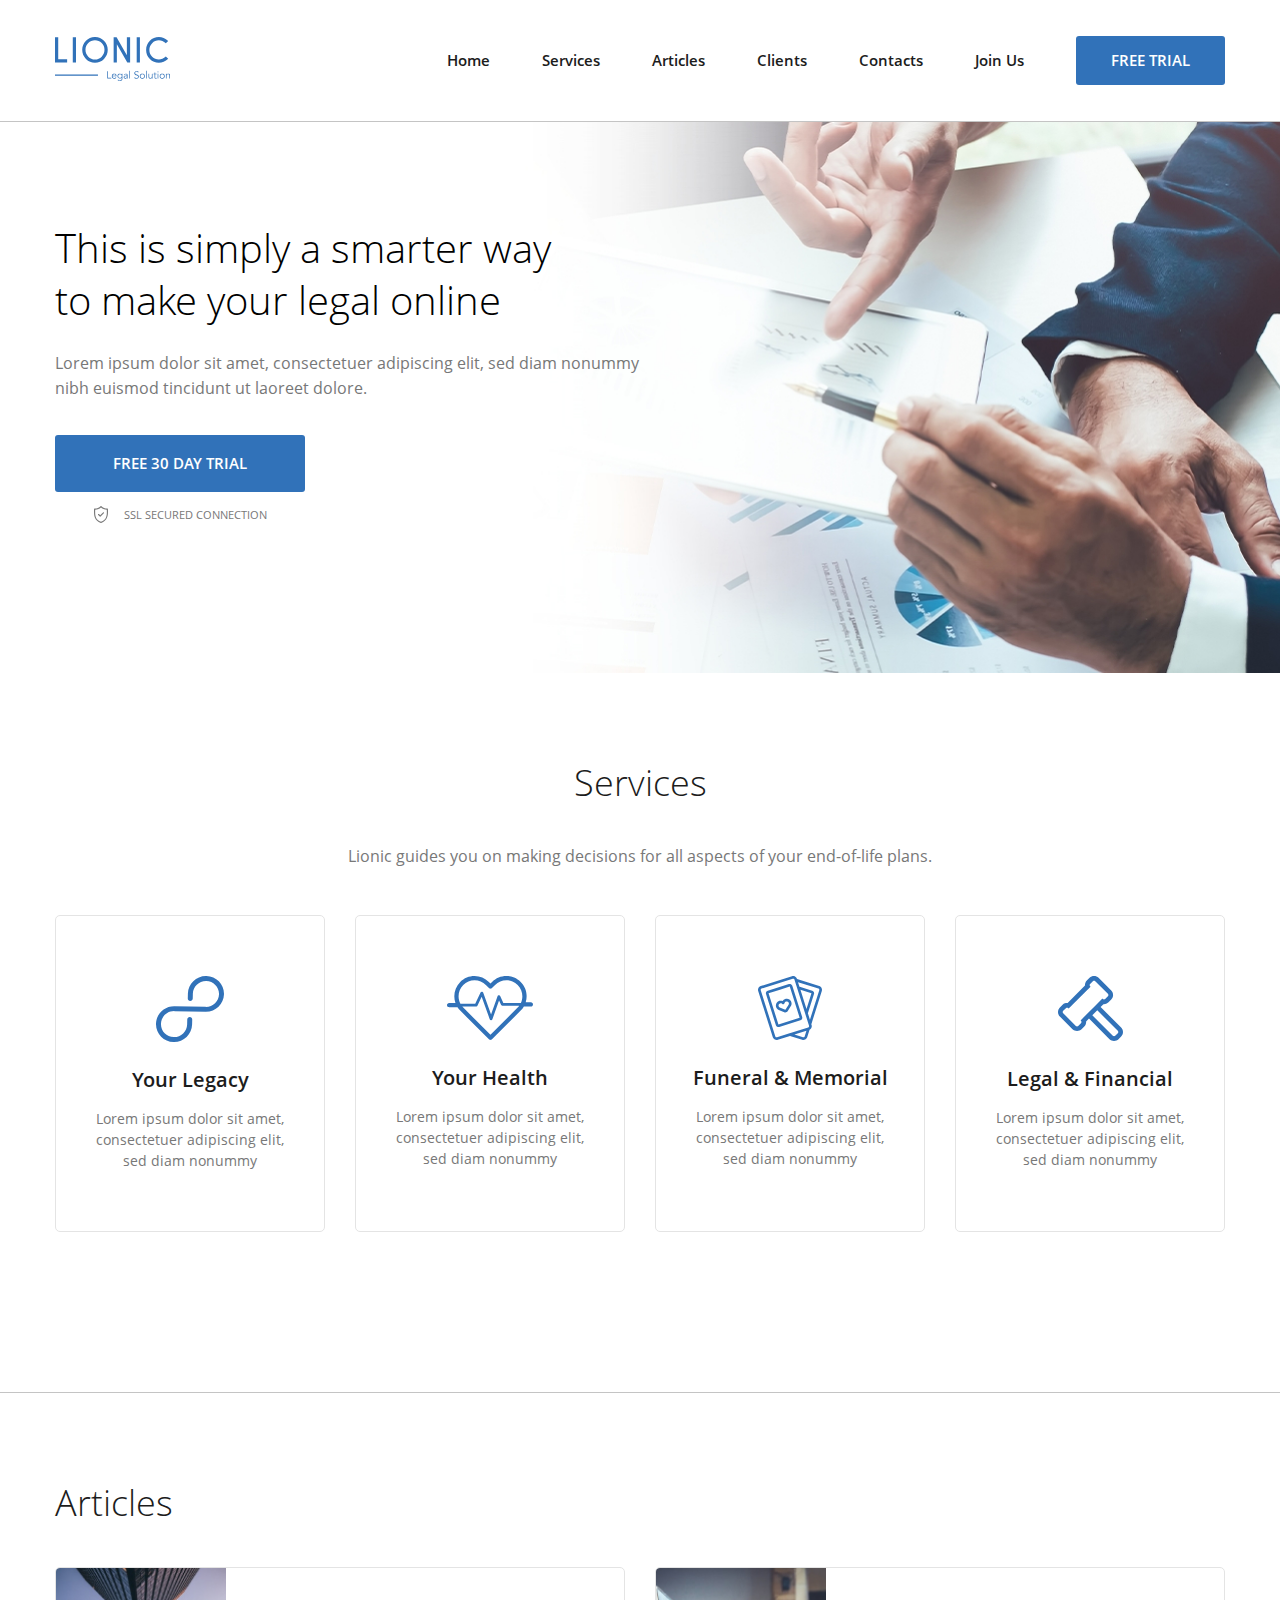
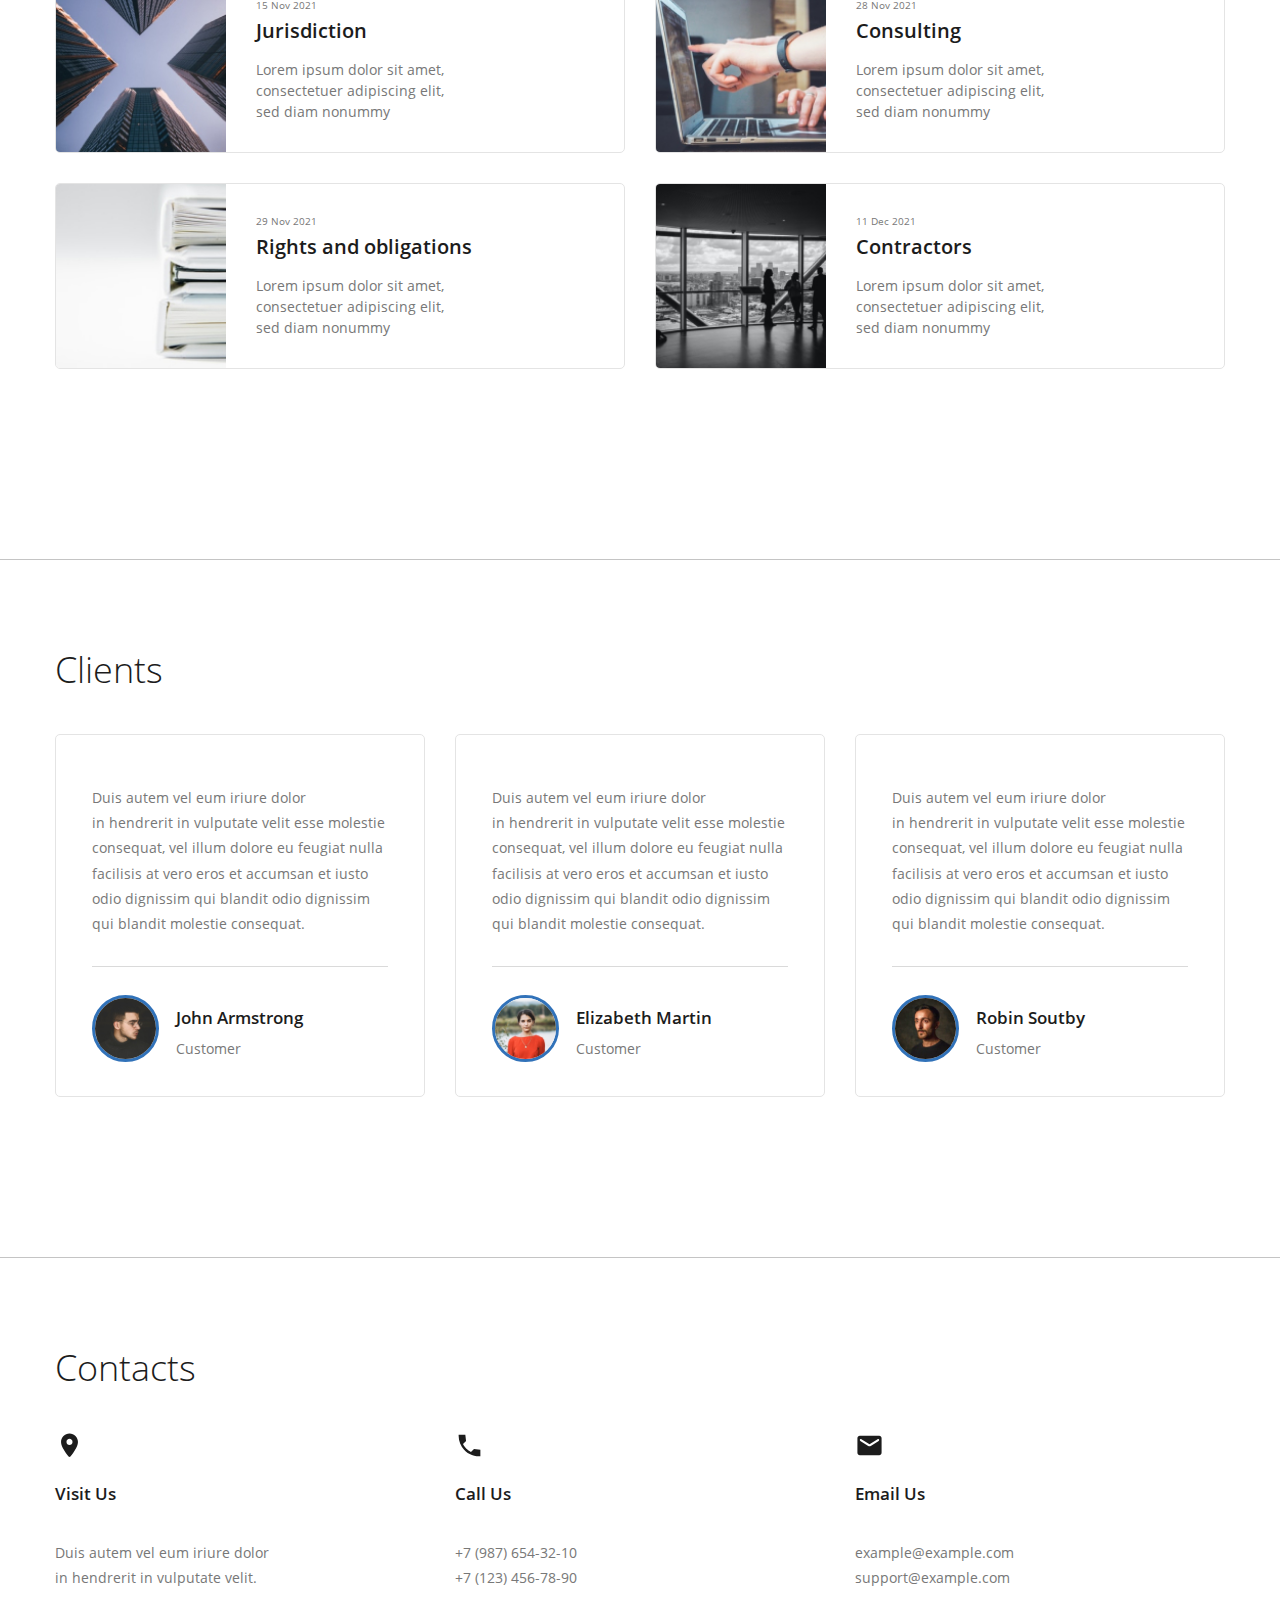
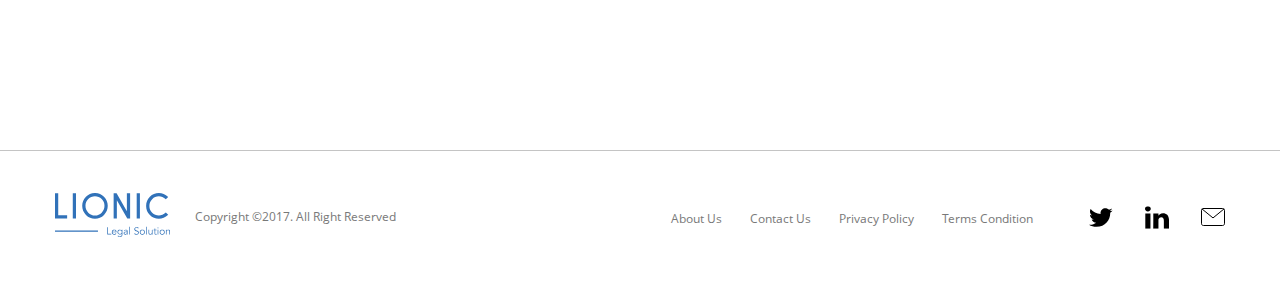
<file: Lionic/index.html>
<!DOCTYPE html>
<html lang="en">
  <head>
    <meta charset="UTF-8" />
    <meta name="viewport" content="width=device-width, initial-scale=1.0" />
    <title>Lionic</title>
    <link rel="stylesheet" href="css/normalize.css" />
    <link rel="stylesheet" href="css/style.css" />
  </head>

  <body>
    <header class="header" id="home">
      <div class="container flex header-container">
        <a href="#" class="header-logo">
          <img src="img/logo.svg" alt="Logo" />
        </a>
        <nav class="header-nav">
          <ul class="header-list list-reset flex">
            <li class="header-list-item">
              <a href="#home" class="header-link">Home</a>
            </li>
            <li class="header-list-item">
              <a href="#services" class="header-link">Services</a>
            </li>
            <li class="header-list-item">
              <a href="#articles" class="header-link">Articles</a>
            </li>
            <li class="header-list-item">
              <a href="#clients" class="header-link">Clients</a>
            </li>
            <li class="header-list-item">
              <a href="#contacts" class="header-link">Contacts</a>
            </li>
            <li class="header-list-item">
              <a href="#join" class="header-link">Join Us</a>
            </li>
          </ul>
        </nav>
        <button class="header-btn btn btn-reset">Free Trial</button>
      </div>
    </header>
    <main class="main">
      <section class="hero">
        <div class="container">
          <div class="hero-content flex">
            <h1 class="hero-title">
              This is&nbsp;simply a&nbsp;smarter way to&nbsp;make your legal
              online
            </h1>
            <p class="hero-descr">
              Lorem ipsum dolor sit amet, consectetuer adipiscing elit, sed diam
              nonummy nibh euismod tincidunt ut&nbsp;laoreet dolore.
            </p>
            <div class="hero-wrapper">
              <button class="hero-btn btn btn-reset">Free 30 day trial</button>
              <span class="hero-secure">SSL secured connection</span>
            </div>
          </div>
        </div>
      </section>
      <section class="services section-offset" id="services">
        <div class="container">
          <h2 class="services-title section-title">Services</h2>
          <p class="services-descr section-descr">
            Lionic guides you on&nbsp;making decisions for all aspects
            of&nbsp;your end-of-life plans.
          </p>
          <ul class="services-list list-reset flex">
            <li class="services-item flex">
              <svg
                class="services-item-icon"
                width="68"
                height="66"
                viewBox="0 0 68 66"
                fill="none"
                xmlns="http://www.w3.org/2000/svg"
              >
                <g clip-path="url(#clip0)">
                  <path
                    d="M50.393 0.00398661C40.438 -0.212013 32.146 7.63799 31.9 17.512L31.776 22.483C31.742 23.839 32.833 24.973 34.2 25.003C35.567 25.032 36.713 23.947 36.746 22.591L36.871 17.62C37.049 10.471 43.062 4.77799 50.271 4.93399C57.478 5.09099 63.201 11.038 63.023 18.187C62.844 25.335 56.831 31.029 49.623 30.872L18.5 30.197C8.54499 29.981 0.252987 37.831 0.00698678 47.705C-0.240013 57.579 7.65099 65.78 17.607 65.995C27.562 66.211 35.854 58.362 36.1 48.488L36.223 43.572C36.257 42.215 35.166 41.082 33.799 41.052C32.432 41.022 31.286 42.108 31.252 43.464L31.129 48.38C30.951 55.529 24.938 61.222 17.729 61.066C10.522 60.909 4.79899 54.962 4.97699 47.813C5.15599 40.664 11.169 34.971 18.377 35.127L49.5 35.802C59.456 36.018 67.747 28.169 67.994 18.295C68.24 8.41999 60.349 0.219987 50.394 0.00498661L50.393 0.00398661Z"
                    fill="#3172B9"
                  />
                </g>
                <defs>
                  <clipPath id="clip0">
                    <rect width="68" height="66" fill="white" />
                  </clipPath>
                </defs>
              </svg>
              <h3 class="services-item-title">Your Legacy</h3>
              <p class="services-item-descr">
                Lorem ipsum dolor sit amet, consectetuer adipiscing elit, sed
                diam nonummy
              </p>
            </li>
            <li class="services-item flex">
              <svg
                class="services-item-icon"
                width="86"
                height="64"
                viewBox="0 0 86 64"
                fill="none"
                xmlns="http://www.w3.org/2000/svg"
              >
                <path
                  d="M79.622 20.272C79.622 22.336 79.316 24.352 78.726 26.27H83.868C85.045 26.27 86 27.227 86 28.406C86 29.586 85.045 30.541 83.868 30.541H77.47C77.268 30.541 77.073 30.513 76.888 30.461C76.0053 31.9743 74.9311 33.3675 73.692 34.606L44.972 63.374C44.7741 63.5725 44.539 63.73 44.2802 63.8375C44.0213 63.9449 43.7438 64.0002 43.4635 64.0002C43.1832 64.0002 42.9057 63.9449 42.6468 63.8375C42.388 63.73 42.1529 63.5725 41.955 63.374L13.233 34.606C12.1963 33.5688 11.2752 32.422 10.486 31.186C10.315 31.23 10.136 31.254 9.95 31.254H2.132C1.85176 31.2537 1.57431 31.1983 1.31551 31.0908C1.0567 30.9833 0.821595 30.8259 0.623621 30.6276C0.425646 30.4292 0.268677 30.1938 0.161676 29.9348C0.0546755 29.6758 -0.000261829 29.3983 9.38171e-07 29.118C9.38171e-07 27.938 0.955001 26.982 2.132 26.982H8.447C5.965 19.861 7.56 11.618 13.233 5.93801C15.1066 4.05015 17.3363 2.55313 19.793 1.5338C22.2497 0.514473 24.8843 -0.00687342 27.544 1.15198e-05C32.95 1.15198e-05 38.034 2.10901 41.856 5.93801L43.463 7.54701L45.07 5.93701C46.9438 4.04921 49.1737 2.55231 51.6306 1.53315C54.0874 0.513987 56.7222 -0.0071368 59.382 1.15198e-05C62.0417 -0.00681806 64.6763 0.514553 67.133 1.53388C69.5896 2.55321 71.8194 4.0502 73.693 5.93801C75.5791 7.8172 77.0741 10.0515 78.0918 12.5117C79.1094 14.972 79.6295 17.6096 79.622 20.272ZM70.678 8.95701C69.1987 7.46697 67.4383 6.28548 65.4989 5.48108C63.5595 4.67667 61.4796 4.26536 59.38 4.27101C57.2807 4.26563 55.2012 4.67706 53.2622 5.48146C51.3231 6.28586 49.563 7.46721 48.084 8.95701L44.969 12.077C44.7713 12.2754 44.5364 12.4329 44.2777 12.5403C44.019 12.6478 43.7416 12.7031 43.4615 12.7031C43.1814 12.7031 42.904 12.6478 42.6453 12.5403C42.3866 12.4329 42.1517 12.2754 41.954 12.077L38.84 8.95701C37.3608 7.46718 35.6005 6.28582 33.6613 5.48142C31.7221 4.67703 29.6424 4.26561 27.543 4.27101C25.4437 4.26546 23.3642 4.67682 21.4251 5.48123C19.486 6.28564 17.7259 7.46708 16.247 8.95701C11.173 14.04 10.232 21.718 13.425 27.763H28.236L33.538 16.479C33.783 15.959 34.277 15.634 34.891 15.663C35.1717 15.6764 35.4421 15.7726 35.6681 15.9396C35.8942 16.1065 36.0657 16.3367 36.161 16.601L44.051 38.487L50.542 20.168C50.6364 19.9007 50.8086 19.6678 51.0365 19.4992C51.2643 19.3306 51.5374 19.2341 51.8206 19.2221C52.1038 19.21 52.3842 19.283 52.6255 19.4316C52.8669 19.5802 53.0583 19.7977 53.175 20.056L56.351 27.051H73.852C76.612 21.125 75.554 13.842 70.677 8.95701H70.678ZM16.248 31.586L43.463 58.844L70.678 31.586C71.2253 31.038 71.7323 30.4512 72.195 29.83H55.736C55.179 29.83 54.373 29.573 54.143 29.064L52.046 24.444L45.404 43.189C45.204 43.755 44.67 44.135 44.069 44.136H44.066C43.466 44.136 42.933 43.76 42.729 43.196L34.653 20.798L30.426 29.794C30.192 30.292 29.99 30.541 29.439 30.541H15.293C15.593 30.901 15.912 31.249 16.248 31.586Z"
                  fill="#3172B9"
                />
              </svg>
              <h3 class="services-item-title">Your Health</h3>
              <p class="services-item-descr">
                Lorem ipsum dolor sit amet, consectetuer adipiscing elit, sed
                diam nonummy
              </p>
            </li>
            <li class="services-item flex">
              <svg
                class="services-item-icon"
                width="64"
                height="64"
                viewBox="0 0 64 64"
                fill="none"
                xmlns="http://www.w3.org/2000/svg"
              >
                <path
                  d="M63.8101 15.073L53.3321 48.146L53.5791 48.926C53.7393 49.4264 53.7986 49.9537 53.7536 50.4772C53.7086 51.0008 53.5603 51.5102 53.3171 51.976C52.9241 52.732 52.3171 53.329 51.5701 53.704L51.5611 53.737L49.1941 61.207C48.8722 62.2171 48.1632 63.0585 47.2223 63.5469C46.2815 64.0354 45.1853 64.131 44.1741 63.813L32.0001 59.957L19.8261 63.813C18.8148 64.131 17.7187 64.0354 16.7778 63.5469C15.8369 63.0585 15.1279 62.2171 14.8061 61.207L0.188058 15.074C0.0280711 14.5735 -0.0310613 14.0462 0.0140824 13.5227C0.0592262 12.9991 0.20775 12.4897 0.451058 12.024C0.69167 11.5566 1.02267 11.1416 1.42487 10.8031C1.82706 10.4646 2.29245 10.2093 2.79406 10.052L33.9431 0.187C34.9542 -0.131631 36.0504 -0.0363451 36.9915 0.451969C37.9325 0.940283 38.6415 1.78178 38.9631 2.792L39.0401 3.034C39.0491 3.036 39.0581 3.037 39.0661 3.04L61.2061 10.053C61.7073 10.2103 62.1723 10.4654 62.5743 10.8035C62.9763 11.1417 63.3073 11.5561 63.5481 12.023C64.0401 12.973 64.1331 14.055 63.8101 15.073ZM48.4441 54.75L36.4161 58.559L44.9781 61.271C45.3153 61.3777 45.6811 61.3463 45.9951 61.1835C46.3092 61.0208 46.5458 60.7401 46.6531 60.403L48.4441 54.75ZM51.0371 49.732L36.4211 3.598C36.3142 3.26106 36.078 2.98029 35.7644 2.81736C35.4507 2.65442 35.0852 2.62264 34.7481 2.729L3.60006 12.595C3.26006 12.702 2.98306 12.935 2.81906 13.252C2.73787 13.4073 2.68829 13.5771 2.67319 13.7517C2.65808 13.9263 2.67775 14.1021 2.73106 14.269L17.3471 60.402C17.5691 61.103 18.3201 61.492 19.0211 61.271L31.5611 57.299C31.5891 57.289 31.6171 57.279 31.6461 57.272L50.1691 51.405C50.5091 51.298 50.7861 51.065 50.9491 50.748C51.1141 50.432 51.1451 50.071 51.0371 49.731V49.732ZM48.4971 32.885L53.4461 17.265L42.4451 13.781L48.4971 32.885ZM61.1801 13.25C61.0998 13.0945 60.9896 12.9565 60.8557 12.8439C60.7218 12.7313 60.567 12.6464 60.4001 12.594L40.0231 6.14L41.4691 10.701C41.5571 10.711 41.6451 10.729 41.7321 10.757L54.2501 14.722C54.5841 14.8269 54.894 14.9969 55.1619 15.2223C55.4299 15.4477 55.6505 15.7239 55.8111 16.035C55.9734 16.3456 56.0726 16.6852 56.1028 17.0344C56.133 17.3835 56.0937 17.7352 55.9871 18.069L49.8951 37.297L51.9331 43.731L61.2681 14.267C61.3751 13.927 61.3441 13.567 61.1801 13.25ZM30.9401 23.336C31.5152 23.6323 32.0259 24.0398 32.4425 24.5349C32.8591 25.0299 33.1733 25.6027 33.3671 26.22C33.5725 26.8654 33.633 27.5483 33.5443 28.2198C33.4557 28.8913 33.22 29.535 32.8541 30.105L29.6411 35.126C29.3916 35.5142 29.0489 35.8336 28.6441 36.0552C28.2393 36.2767 27.7855 36.3932 27.3241 36.394C26.9701 36.394 26.6161 36.326 26.2841 36.19L20.7651 33.936C20.1378 33.6806 19.5745 33.29 19.1154 32.792C18.6563 32.2941 18.3127 31.701 18.1091 31.055C17.9119 30.4388 17.8389 29.7897 17.8943 29.1451C17.9498 28.5006 18.1326 27.8734 18.4321 27.3C18.7284 26.7249 19.1359 26.2142 19.631 25.7976C20.126 25.3811 20.6988 25.0668 21.3161 24.873C22.3839 24.5378 23.5338 24.5745 24.5781 24.977C25.1998 24.0462 26.1189 23.3539 27.1851 23.013C27.8013 22.8161 28.4504 22.7433 29.0949 22.7987C29.7394 22.8541 30.3665 23.0368 30.9401 23.336ZM30.8251 27.025C30.7361 26.742 30.5919 26.4795 30.4009 26.2526C30.2098 26.0257 29.9757 25.8389 29.7121 25.703C29.4491 25.5656 29.1615 25.4818 28.8659 25.4564C28.5703 25.431 28.2726 25.4645 27.9901 25.555C27.6178 25.6716 27.2823 25.8833 27.0168 26.1692C26.7513 26.455 26.565 26.8051 26.4761 27.185C26.4221 27.4083 26.3114 27.6139 26.1547 27.7819C25.998 27.9499 25.8006 28.0747 25.5816 28.1441C25.3626 28.2135 25.1294 28.2251 24.9045 28.178C24.6797 28.1309 24.4708 28.0265 24.2981 27.875C24.0064 27.6158 23.6523 27.4371 23.2705 27.3565C22.8888 27.2758 22.4926 27.296 22.1211 27.415C21.838 27.5042 21.5755 27.6487 21.3488 27.8401C21.122 28.0315 20.9355 28.266 20.8001 28.53C20.6627 28.793 20.5789 29.0806 20.5535 29.3762C20.5281 29.6718 20.5616 29.9694 20.6521 30.252C20.8271 30.805 21.2371 31.249 21.7751 31.469L27.2931 33.723C27.3114 33.731 27.3322 33.7317 27.3511 33.725C27.3696 33.7194 27.3856 33.7074 27.3961 33.691L30.6091 28.669C30.9231 28.179 31.0021 27.581 30.8261 27.027L30.8251 27.025ZM44.1721 40.932C44.2788 41.2656 44.3183 41.6171 44.2882 41.966C44.2582 42.315 44.1592 42.6545 43.9971 42.965C43.8365 43.2764 43.6158 43.5529 43.3477 43.7785C43.0796 44.004 42.7694 44.1742 42.4351 44.279L21.2401 50.994C20.5659 51.2062 19.835 51.1426 19.2077 50.817C18.5803 50.4914 18.1076 49.9305 17.8931 49.257L8.01306 18.07C7.90624 17.7362 7.8667 17.3846 7.89674 17.0355C7.92678 16.6863 8.0258 16.3466 8.18806 16.036C8.34862 15.7249 8.56923 15.4487 8.83717 15.2233C9.1051 14.9979 9.41503 14.8279 9.74906 14.723L30.9451 8.009C31.6194 7.79619 32.3506 7.85955 32.9782 8.18519C33.6059 8.51083 34.0788 9.07215 34.2931 9.746L44.1721 40.932ZM41.6301 41.737L31.7501 10.551L21.9781 13.645L10.5531 17.264L20.4331 48.45L41.6301 41.737Z"
                  fill="#3172B9"
                />
              </svg>
              <h3 class="services-item-title">Funeral & Memorial</h3>
              <p class="services-item-descr">
                Lorem ipsum dolor sit amet, consectetuer adipiscing elit, sed
                diam nonummy
              </p>
            </li>
            <li class="services-item flex">
              <svg
                class="services-item-icon"
                width="65"
                height="65"
                viewBox="0 0 65 65"
                fill="none"
                xmlns="http://www.w3.org/2000/svg"
              >
                <path
                  d="M63.131 51.506C64.3269 52.7045 64.9985 54.3285 64.9985 56.0215C64.9985 57.7146 64.3269 59.3385 63.131 60.537L60.54 63.13C59.9482 63.7249 59.2442 64.1965 58.4689 64.5175C57.6935 64.8385 56.8622 65.0025 56.023 65C55.184 65.0024 54.3529 64.8384 53.5777 64.5174C52.8025 64.1964 52.0987 63.7249 51.507 63.13L30.988 42.613L28.126 45.475C28.2028 46.397 28.077 47.3246 27.7574 48.1928C27.4378 49.061 26.9322 49.8488 26.276 50.501L23.55 53.227C22.9583 53.8218 22.2545 54.2934 21.4793 54.6143C20.7042 54.9353 19.873 55.0994 19.034 55.097C18.1952 55.0993 17.3642 54.9352 16.5892 54.6142C15.8142 54.2932 15.1106 53.8217 14.519 53.227L1.86503 40.575C0.66925 39.3767 -0.00231934 37.7529 -0.00231934 36.06C-0.00231934 34.3671 0.66925 32.7434 1.86503 31.545L4.59103 28.819C5.24326 28.1629 6.03107 27.6573 6.89928 27.3377C7.76748 27.0182 8.69507 26.8923 9.61703 26.969L26.97 9.61902C26.8953 8.69769 27.0219 7.77112 27.341 6.90358C27.6601 6.03605 28.1641 5.24832 28.818 4.59502L31.543 1.87002C32.1347 1.27539 32.8383 0.803958 33.6133 0.48298C34.3883 0.162003 35.2192 -0.00214761 36.058 2.1214e-05C37.764 2.1214e-05 39.368 0.664021 40.574 1.87002L53.227 14.522C54.4226 15.7205 55.094 17.3442 55.094 19.037C55.094 20.7298 54.4226 22.3536 53.227 23.552L50.502 26.278C49.8497 26.9342 49.0617 27.4398 48.1933 27.7594C47.3249 28.079 46.3972 28.2048 45.475 28.128L42.613 30.99L63.131 51.506ZM31.164 35.784L35.783 31.165L39.243 27.705L44.398 22.551L44.798 22.951C45.126 23.279 45.556 23.443 45.986 23.443C46.416 23.443 46.846 23.279 47.175 22.951L49.9 20.226C50.0561 20.07 50.1798 19.8848 50.2643 19.681C50.3487 19.4771 50.3922 19.2587 50.3922 19.038C50.3922 18.8174 50.3487 18.5989 50.2643 18.3951C50.1798 18.1912 50.0561 18.006 49.9 17.85L37.246 5.19702C37.0901 5.04084 36.905 4.91699 36.7011 4.83256C36.4972 4.74813 36.2787 4.70479 36.058 4.70502C35.628 4.70502 35.198 4.86902 34.87 5.19702L32.144 7.92202C31.9879 8.07804 31.864 8.26332 31.7794 8.46725C31.6949 8.67118 31.6514 8.88977 31.6514 9.11052C31.6514 9.33128 31.6949 9.54987 31.7794 9.7538C31.864 9.95773 31.9879 10.143 32.144 10.299L32.544 10.699L10.694 32.546L10.294 32.146C10.1381 31.9898 9.95296 31.866 9.74909 31.7816C9.54523 31.6971 9.32669 31.6538 9.10603 31.654C8.67603 31.654 8.24603 31.818 7.91803 32.146L5.19303 34.87C5.03701 35.026 4.91325 35.2112 4.82881 35.4151C4.74437 35.6189 4.70091 35.8374 4.70091 36.058C4.70091 36.2787 4.74437 36.4971 4.82881 36.701C4.91325 36.9048 5.03701 37.09 5.19303 37.246L17.846 49.9C18.174 50.228 18.604 50.392 19.034 50.392C19.464 50.392 19.894 50.228 20.223 49.9L22.948 47.175C23.1042 47.019 23.2281 46.8337 23.3126 46.6298C23.3971 46.4259 23.4407 46.2073 23.4407 45.9865C23.4407 45.7658 23.3971 45.5472 23.3126 45.3433C23.2281 45.1393 23.1042 44.954 22.948 44.798L22.548 44.398L27.703 39.244L31.164 35.784ZM59.804 54.834L39.285 34.317L34.315 39.287L54.835 59.803C55.162 60.131 55.593 60.295 56.023 60.295C56.453 60.295 56.883 60.131 57.211 59.803L59.804 57.21C59.9601 57.054 60.0838 56.8688 60.1683 56.665C60.2527 56.4611 60.2962 56.2427 60.2962 56.022C60.2962 55.8014 60.2527 55.5829 60.1683 55.3791C60.0838 55.1752 59.9601 54.99 59.804 54.834Z"
                  fill="#3172B9"
                />
              </svg>
              <h3 class="services-item-title">Legal & Financial</h3>
              <p class="services-item-descr">
                Lorem ipsum dolor sit amet, consectetuer adipiscing elit, sed
                diam nonummy
              </p>
            </li>
          </ul>
        </div>
      </section>
      <section class="articles section-offset" id="articles">
        <div class="container">
          <h2 class="title section-title">Articles</h2>
          <ul class="articles-list list-reset flex">
            <li class="articles-item">
              <article class="blog-preview flex">
                <img
                  class="blog-preview-image"
                  src="img/blog-1.jpg"
                  alt="Blog Photo 1"
                />
                <div class="blog-preview-text">
                  <time class="blog-preview-time" datetime="2021-11-15 19:30"
                    >15 Nov 2021</time
                  >
                  <h3 class="blog-preview-title">Jurisdiction</h3>
                  <p class="blog-preview-descr">
                    Lorem ipsum dolor sit amet, consectetuer adipiscing elit,
                    sed diam nonummy
                  </p>
                </div>
              </article>
            </li>
            <li class="articles-item">
              <article class="blog-preview flex">
                <img
                  class="blog-preview-image"
                  src="img/blog-2.jpg"
                  alt="Blog Photo 2"
                />
                <div class="blog-preview-text">
                  <time class="blog-preview-time" datetime="2021-11-28 19:30"
                    >28 Nov 2021</time
                  >
                  <h3 class="blog-preview-title">Consulting</h3>
                  <p class="blog-preview-descr">
                    Lorem ipsum dolor sit amet, consectetuer adipiscing elit,
                    sed diam nonummy
                  </p>
                </div>
              </article>
            </li>
            <li class="articles-item">
              <article class="blog-preview flex">
                <img
                  class="blog-preview-image"
                  src="img/blog-3.jpg"
                  alt="Blog Photo 2"
                />
                <div class="blog-preview-text">
                  <time class="blog-preview-time" datetime="2021-11-29 19:30"
                    >29 Nov 2021</time
                  >
                  <h3 class="blog-preview-title">Rights and obligations</h3>
                  <p class="blog-preview-descr">
                    Lorem ipsum dolor sit amet, consectetuer adipiscing elit,
                    sed diam nonummy
                  </p>
                </div>
              </article>
            </li>
            <li class="articles-item">
              <article class="blog-preview flex">
                <img
                  class="blog-preview-image"
                  src="img/blog-4.jpg"
                  alt="Blog Photo 2"
                />
                <div class="blog-preview-text">
                  <time class="blog-preview-time" datetime="2021-12-11 19:30"
                    >11 Dec 2021</time
                  >
                  <h3 class="blog-preview-title">Contractors</h3>
                  <p class="blog-preview-descr">
                    Lorem ipsum dolor sit amet, consectetuer adipiscing elit,
                    sed diam nonummy
                  </p>
                </div>
              </article>
            </li>
          </ul>
        </div>
      </section>
      <section class="clients section-offset" id="clients">
        <div class="container">
          <h2 class="clients-title section-title">Clients</h2>
          <ul class="clients-list list-reset flex">
            <li class="clients-item flex">
              <p class="clients-item-descr">
                Duis autem vel eum iriure dolor in&nbsp;hendrerit
                in&nbsp;vulputate velit esse molestie consequat, vel illum
                dolore eu&nbsp;feugiat nulla facilisis at&nbsp;vero eros
                et&nbsp;accumsan et&nbsp;iusto odio dignissim qui blandit odio
                dignissim qui blandit molestie consequat.
              </p>
              <div class="clients-user flex">
                <div class="clients-avatar">
                  <img src="img/client-1.jpg" alt="John Armstrong" />
                </div>
                <div class="clients-text">
                  <div class="clients-name">John Armstrong</div>
                  <span class="clients-post">Customer</span>
                </div>
              </div>
            </li>
            <li class="clients-item flex">
              <p class="clients-item-descr">
                Duis autem vel eum iriure dolor in&nbsp;hendrerit
                in&nbsp;vulputate velit esse molestie consequat, vel illum
                dolore eu&nbsp;feugiat nulla facilisis at&nbsp;vero eros
                et&nbsp;accumsan et&nbsp;iusto odio dignissim qui blandit odio
                dignissim qui blandit molestie consequat.
              </p>
              <div class="clients-user flex">
                <div class="clients-avatar">
                  <img src="img/client-2.jpg" alt="Elizabeth Martin" />
                </div>
                <div class="clients-text">
                  <div class="clients-name">Elizabeth Martin</div>
                  <span class="clients-post">Customer</span>
                </div>
              </div>
            </li>
            <li class="clients-item flex">
              <p class="clients-item-descr">
                Duis autem vel eum iriure dolor in&nbsp;hendrerit
                in&nbsp;vulputate velit esse molestie consequat, vel illum
                dolore eu&nbsp;feugiat nulla facilisis at&nbsp;vero eros
                et&nbsp;accumsan et&nbsp;iusto odio dignissim qui blandit odio
                dignissim qui blandit molestie consequat.
              </p>
              <div class="clients-user flex">
                <div class="clients-avatar">
                  <img src="img/client-3.jpg" alt="Robin Soutby" />
                </div>
                <div class="clients-text">
                  <div class="clients-name">Robin Soutby</div>
                  <span class="clients-post">Customer</span>
                </div>
              </div>
            </li>
          </ul>
        </div>
      </section>
      <section class="contacts section-offset" id="contacts">
        <div class="container">
          <h2 class="contacts-title section-title">Contacts</h2>
          <address class="contacts-address">
            <ul class="contacts-list list-reset flex">
              <li class="contacts-item contacts-item-address flex">
                <strong class="contacts-item-caption">Visit Us</strong>
                <p class="contacts-item-text">
                  Duis autem vel eum iriure dolor in&nbsp;hendrerit
                  in&nbsp;vulputate velit.
                </p>
              </li>
              <li class="contacts-item contacts-item-call flex">
                <strong class="contacts-item-caption">Call Us</strong>
                <a href="tel:+79876543210" class="contacts-item-link"
                  >+7 (987) 654-32-10</a
                >
                <a href="tel:+71234567890" class="contacts-item-link"
                  >+7 (123) 456-78-90</a
                >
              </li>
              <li class="contacts-item contacts-item-mail flex">
                <strong class="contacts-item-caption">Email Us</strong>
                <a href="mailto:example@example.com" class="contacts-item-link"
                  >example@example.com</a
                >
                <a href="mailto:support@example.com" class="contacts-item-link"
                  >support@example.com</a
                >
              </li>
            </ul>
          </address>
        </div>
      </section>
      <!-- <section class="join-us" id="join">
			Пока не делаем
		</section> -->
    </main>
    <footer class="footer">
      <div class="container footer-container flex">
        <div class="footer-left flex">
          <a href="#" class="footer-logo">
            <img src="img/logo.svg" alt="Logo" />
          </a>
          <small class="footer-copy">
            Copyright ©2017. All Right Reserved
          </small>
        </div>
        <div class="footer-right flex">
          <nav class="footer-nav">
            <ul class="footer-list list-reset flex">
              <li class="footer-item">
                <a href="#" target="_blank" class="footer-link">About Us</a>
              </li>
              <li class="footer-item">
                <a href="#" target="_blank" class="footer-link">Contact Us</a>
              </li>
              <li class="footer-item">
                <a href="#" target="_blank" class="footer-link"
                  >Privacy Policy</a
                >
              </li>
              <li class="footer-item">
                <a href="#" target="_blank" class="footer-link"
                  >Terms Condition</a
                >
              </li>
            </ul>
          </nav>
          <ul class="social list-reset flex">
            <li class="social-item">
              <a href="#" class="social-link social-link-tw"></a>
            </li>
            <li class="social-item">
              <a href="#" class="social-link social-link-linkedin"></a>
            </li>
            <li class="social-item">
              <a href="#" class="social-link social-link-mail"></a>
            </li>
          </ul>
        </div>
      </div>
    </footer>
  </body>
</html>
</file>
<file: Lionic/css/style.css>
html {
  box-sizing: border-box;
}

*,
*::before,
*::after {
  box-sizing: inherit;
}

a {
  color: inherit;
  text-decoration: none;
}

img {
  max-width: 100%;
}

@font-face {
  font-family: 'OpenSans';
  src: local('OpenSans-Regular'),
    url('../fonts/OpenSansRegular.woff2') format('woff2'),
    url('../fonts/OpenSansRegular.woff') format('woff');
  font-display: swap;
  font-weight: 400;
  font-style: normal;
}

@font-face {
  font-family: 'OpenSans';
  src: local('OpenSans-Light'),
    url('../fonts/OpenSansLight.woff2') format('woff2'),
    url('../fonts/OpenSansLight.woff') format('woff');
  font-display: swap;
  font-weight: 300;
  font-style: normal;
}

@font-face {
  font-family: 'OpenSans';
  src: local('OpenSans-SemiBold'),
    url('../fonts/OpenSansSemiBold.woff2') format('woff2'),
    url('../fonts/OpenSansSemiBold.woff') format('woff');
  font-display: swap;
  font-weight: 600;
  font-style: normal;
}

body {
  min-width: 1200px;
  font-family: "OpenSans", sans-serif;
  font-weight: 400;
}

/* glob */
.list-reset {
  margin: 0;
  padding: 0;
  list-style: none;
}

.btn-reset {
  padding: 0;
  border: none;
  background-color: transparent;
  cursor: pointer;
}

.btn {
  border-radius: 3px;
  padding: 16px 35px;
  font-family: inherit;
  font-weight: 600;
  font-size: 15px;
  text-transform: uppercase;
  color: #fff;
  background-color: #3172b9;
}

.flex {
  display: flex;
}

.container {
  width: 1200px;
  padding: 0 15px;
  margin: 0 auto;
}

.section-title {
  margin: 0;
  margin-bottom: 40px;
  font-weight: 300;
  font-size: 36px;
  line-height: 130%;
  color: #1c1c1c;
}

.section-descr {
  margin: 0;
  margin-bottom: 50px;
  font-size: 16px;
  color: #787878;
}

.section-offset {
  padding-top: 87px;
  padding-bottom: 160px;
}

/* header */
.header {
  border-bottom: 1px solid #c4c4c4;
  padding: 36px 0;
  background-color: #fff;
}

.header-container {
  align-items: center;
}

.header-logo {
  margin-right: auto;
}

.header-nav {
  margin-right: 52px;
}

.header-list-item:not(:last-child) {
  margin-right: 52px;
}

.header-link {
  font-weight: 600;
  font-size: 15px;
  color: #1c1c1c;
}

/* hero */
.hero {
  padding-top: 100px;
  padding-bottom: 150px;
  background-image: url("../img/hero-bg.jpg");
  background-size: cover;
  background-repeat: no-repeat;
  background-position: center;
}

.hero-content {
  width: 50%;
  flex-direction: column;
  align-items: flex-start;
}

.hero-title {
  margin: 0;
  margin-bottom: 25px;
  font-weight: 300;
  font-size: 40px;
  line-height: 130%;
}

.hero-descr {
  margin: 0;
  margin-bottom: 34px;
  font-size: 16px;
  line-height: 155%;
  color: #787878;
}

.hero-wrapper {
  display: flex;
  flex-direction: column;
  align-items: center;
}

.hero-btn {
  margin-bottom: 14px;
  min-width: 250px;
  padding-top: 20px;
  padding-bottom: 20px;
}

.hero-secure {
  padding-left: 30px;
  font-size: 11px;
  line-height: 155%;
  text-transform: uppercase;
  color: #787878;
  background-image: url("../img/secure.svg");
  background-position: left center;
  background-size: 14px 17px;
  background-repeat: no-repeat;
}

/* services */
.services {
  border-bottom: 1px solid #c4c4c4;
}

.services-title {
  text-align: center;
}

.services-descr {
  text-align: center;
}

.services-item {
  border: 1px solid #e4e4e4;
  border-radius: 5px;
  flex-direction: column;
  align-items: center;
  padding: 60px 30px;
  width: 270px;
}

.services-item:not(:nth-child(4n)) {
  margin-right: 30px;
}

.services-item-icon {
  margin-bottom: 25px;
}

.services-item-title {
  margin: 0;
  margin-bottom: 15px;
  font-weight: 600;
  font-size: 20px;
  line-height: 130%;
  color: #1c1c1c;
}

.services-item-descr {
  margin: 0;
  font-size: 14px;
  line-height: 150%;
  text-align: center;
  color: #787878;
}

/* articles */
.articles {
  border-bottom: 1px solid #c4c4c4;
}

.articles-list {
  flex-wrap: wrap;
}

.articles-item {
  margin-bottom: 30px;
  width: 570px;
}

.articles-item:not(:nth-child(2n)) {
  margin-right: 30px;
}

.blog-preview {
  overflow: hidden;
  border-radius: 5px;
  border: 1px solid #e4e4e4;
}

.blog-preview-image {
  object-fit: cover;
}

.blog-preview-text {
  padding: 30px;
}

.blog-preview-time {
  display: block;
  margin-bottom: 5px;
  font-size: 10px;
  line-height: 150%;
  color: #787878;
}

.blog-preview-title {
  margin: 0;
  margin-bottom: 15px;
  font-weight: 600;
  font-size: 20px;
  line-height: 130%;
  color: #1c1c1c;
}

.blog-preview-descr {
  margin: 0;
  max-width: 210px;
  font-size: 14px;
  line-height: 150%;
  color: #787878;
}

/* clients */
.clients {
  border-bottom: 1px solid #c4c4c4;
}

.clients-item {
  flex-direction: column;
  align-items: flex-start;
  border: 1px solid #e4e4e4;
  border-radius: 5px;
  padding: 50px 36px;
  padding-bottom: 30px;
  width: 370px;
}

.clients-item:not(:nth-child(3n)) {
  margin-right: 30px;
}

.clients-item-descr {
  margin: 0;
  margin-bottom: 30px;
  font-size: 14px;
  line-height: 180%;
  color: #787878;
}

.clients-user {
  margin-top: auto;
  align-items: center;
  border-top: 1px solid #dadada;
  padding-top: 28px;
  width: 100%;
}

.clients-avatar {
  flex-shrink: 0;
  margin-right: 17px;
  width: 67px;
}

.clients-avatar img {
  border: 3px solid #3172B9;
  border-radius: 100%;
  width: 100%;
  height: 100%;
}

.clients-name {
  margin-bottom: 5px;
  font-weight: 600;
  font-size: 17px;
  line-height: 180%;
  color: #1c1c1c;
}

.clients-post {
  font-size: 14px;
  line-height: 1;
  color: #787878;
}

/* contacts */
.contacts {
  border-bottom: 1px solid #c4c4c4;
}

.contacts-address {
  font-style: normal;
}

.contacts-item {
  flex-direction: column;
  align-items: flex-start;
  padding-top: 48px;
  width: 370px;
  background-position: left top;
  background-size: 29px 29px;
  background-repeat: no-repeat;
}

.contacts-item-address {
  background-image: url("../img/location.svg");
}

.contacts-item-call {
  background-image: url("../img/call.svg");
}

.contacts-item-mail {
  background-image: url("../img/email.svg");
}

.contacts-item:not(:nth-child(3n)) {
  margin-right: 30px;
}

.contacts-item-caption {
  margin-bottom: 30px;
  font-size: 17px;
  line-height: 180%;
  color: #1c1c1c;
}

.contacts-item-text {
  margin: 0;
  max-width: 215px;
  font-size: 14px;
  line-height: 180%;
  color: #787878;
}

.contacts-item-link {
  display: inline-block;
  font-size: 14px;
  line-height: 180%;
  color: #787878;
}

/* footer */
.footer {
  padding: 42px 0;
}

.footer-container {
  align-items: center;
  justify-content: space-between;
}

.footer-left,
.footer-right {
  align-items: center;
}

.footer-logo {
  margin-right: 25px;
}

.footer-nav {
  margin-right: 56px;
}

.footer-item:not(:last-child) {
  margin-right: 28px;
}

.footer-copy {
  font-size: 12px;
  color: #787878;
}

.footer-link {
  font-size: 12px;
  color: #787878;
}

.social {
  align-items: center;
}

.social-item:not(:last-child) {
  margin-right: 32px;
}

.social-link {
  display: block;
  width: 24px;
  height: 24px;
  background-position: center;
  background-size: contain;
  background-repeat: no-repeat;
}

.social-link-tw {
  background-image: url("../img/tw.svg");
}

.social-link-linkedin {
  background-image: url("../img/linkedin.svg");
}

.social-link-mail {
  background-image: url("../img/mail.svg");
}
</file>
<file: Lagoona/css/style.css>
html {
  box-sizing: border-box;
}

*,
*::before,
*::after {
  box-sizing: inherit;
}

body {
  min-width: 1200px;
  font-family: sans-serif;
}

img {
  max-width: 100%;
}

.list-reset {
  margin: 0;
  padding: 0;
  list-style: none;
}

.btn-reset {
  padding: 0;
  border: none;
  background-color: transparent;
  cursor: pointer;
}

.flex {
  display: flex;
}

.container {
  width: 1200px;
  padding: 0 15px;
  margin: 0 auto;
}

.top-header {
}

.link-logo {
}

.logo {
}

.telephone {
}

.personal-area-link {
}

.bottom-header {
}

.nav {
}

.nav-list {
}

.nav-item {
}

.nav-link {
}

.btn {
}

.section-offers {
}

.section-title {
  margin: 0;
  margin-bottom: 40px;
  font-weight: 300;
  font-size: 36px;
  line-height: 130%;
}

.offers-list {
}

.offer-item {
}

.offer {
}

.offer-title {
}

.price {
}

.more {
}

.section-aboutus {
}

.aboutus-text {
}

.section-services {
}

.services-list {
}

.service-item {
}

.services-link {
}

.services-text {
}

.section-advantages {
}

.advantages-list {
}

.advantage-item {
}

.advantage-icon {
}

.advantages-text {
}

.section-accommodation {
}

.accommodations-list {
}

.accommodation-item {
}

.accommodation {
}

.accommodation-logo {
}

.accommodation-name {
}

.accommodation-descr {
}

.accommodation-price {
}

.country-place {
}

.accommodation-btn {
}

.stars {
}

.all-variants {
}
</file>
